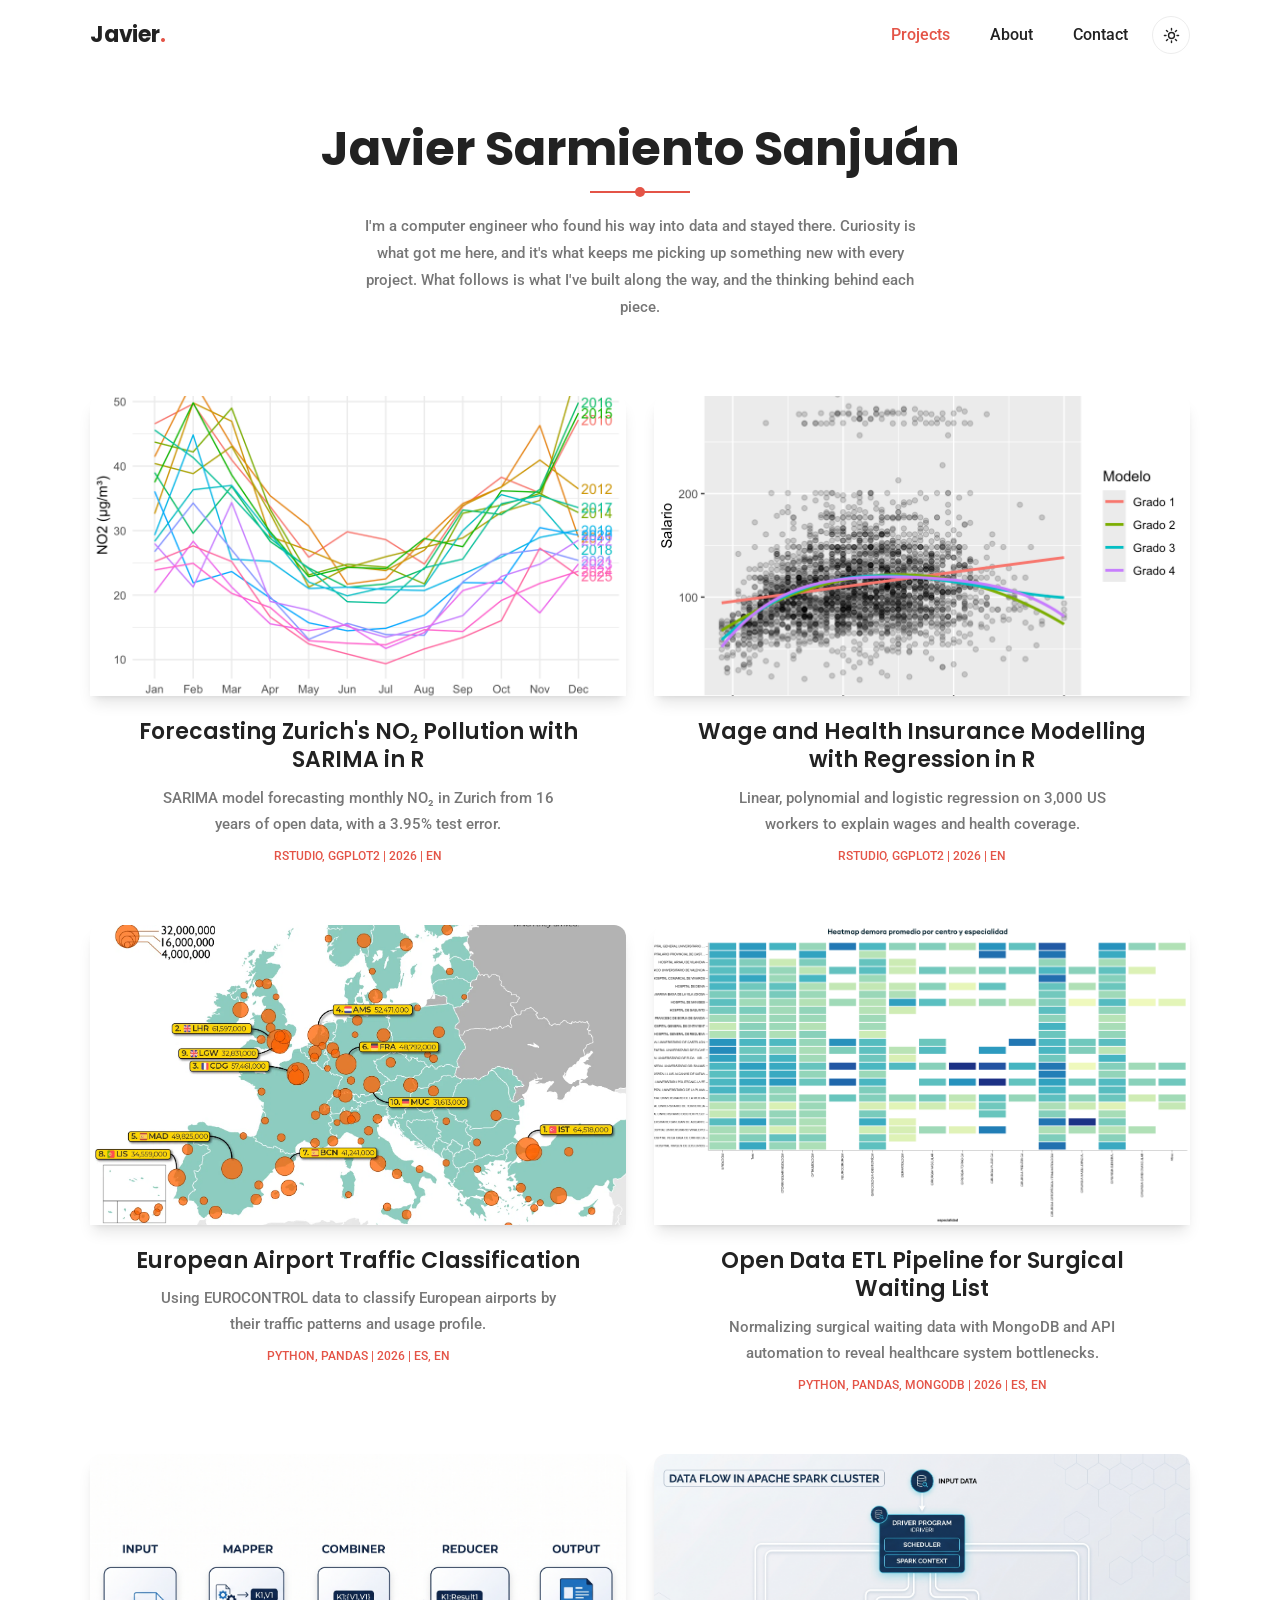
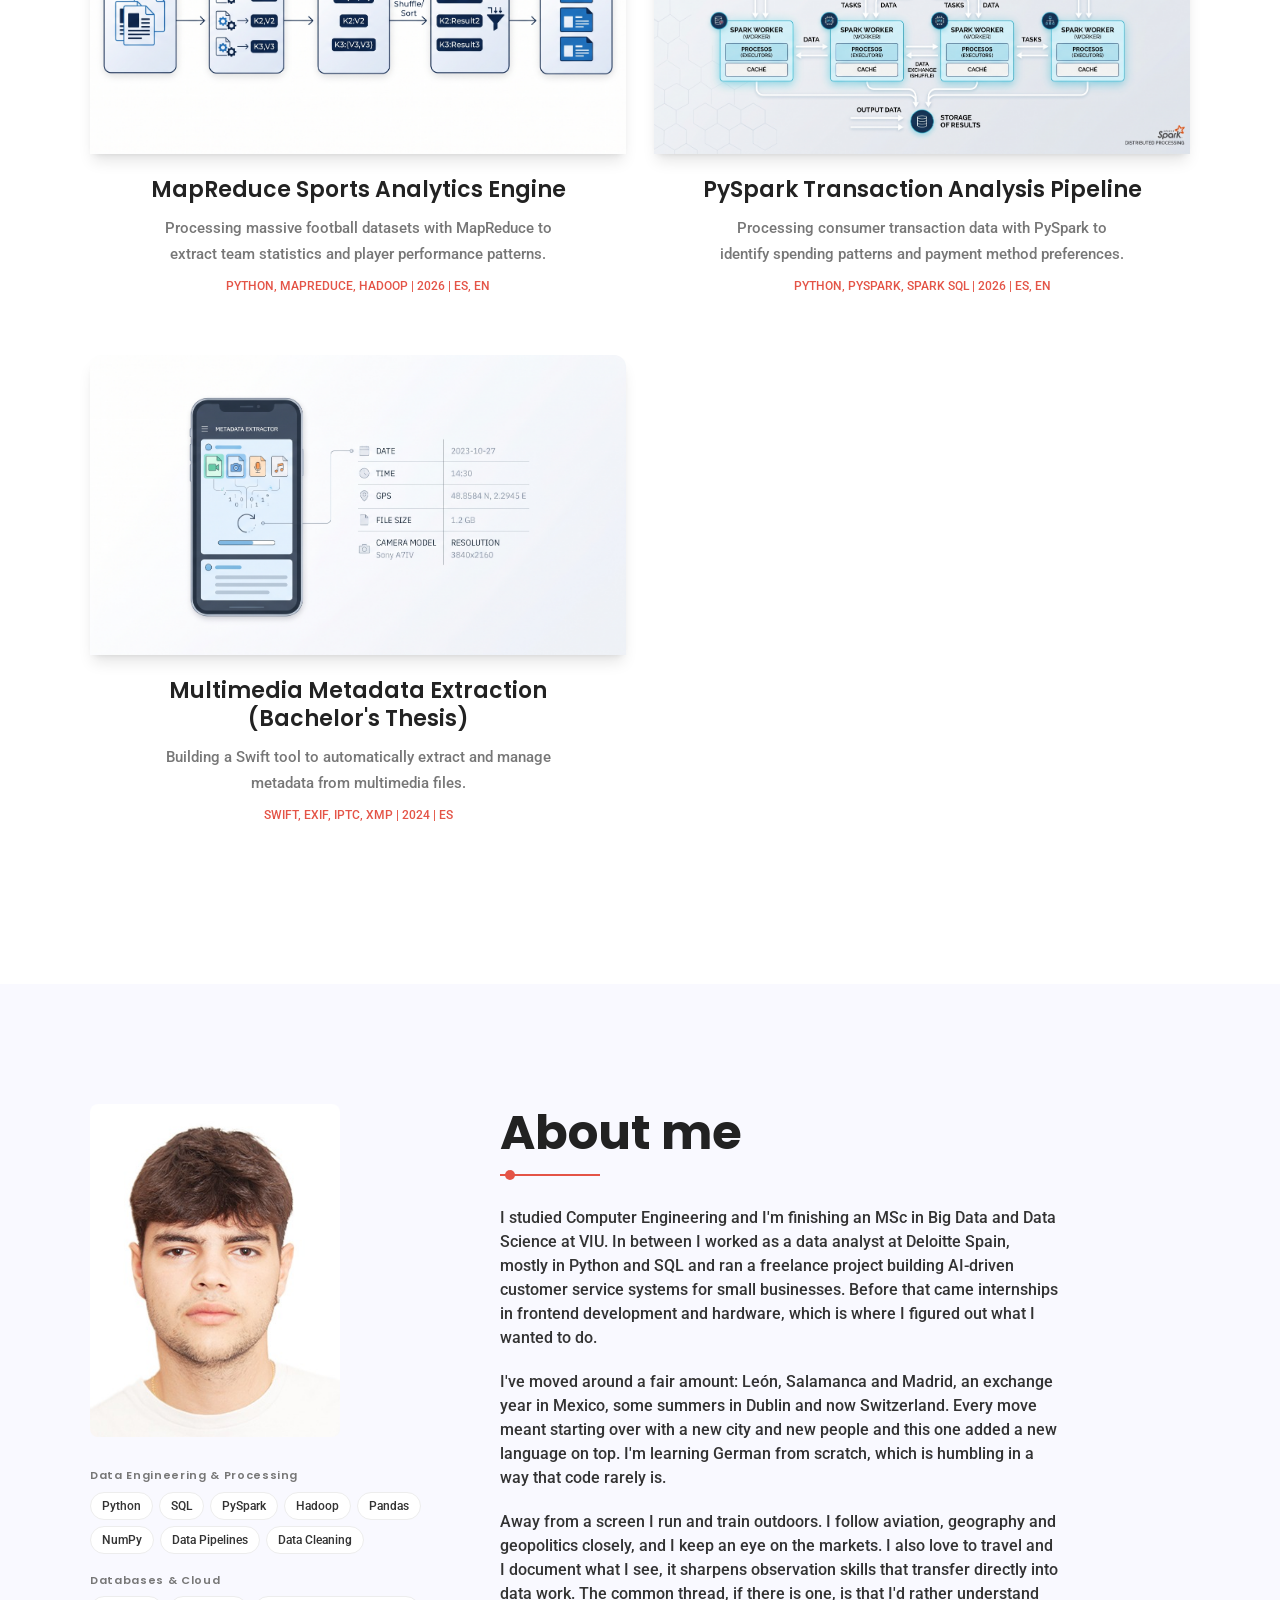
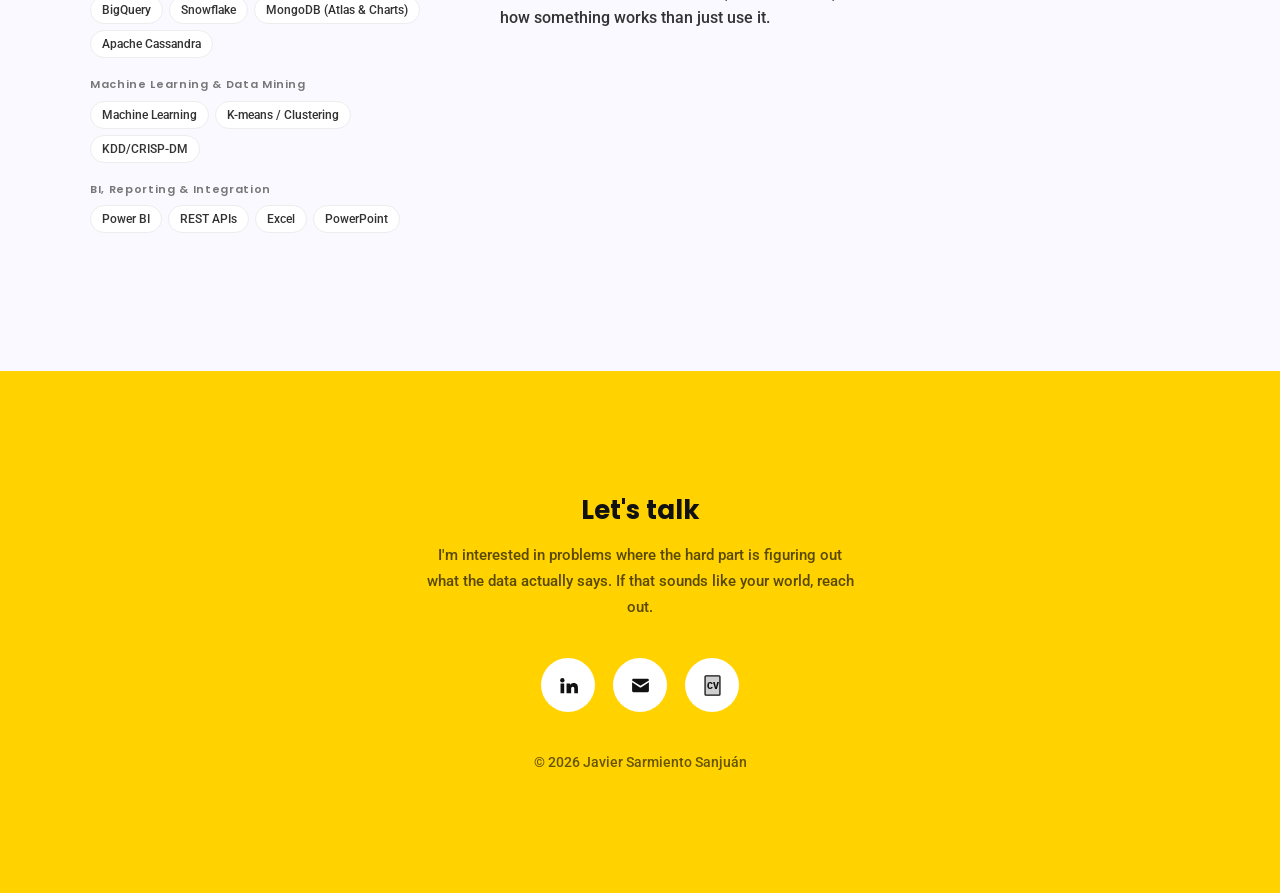
<file: index.html>
<!DOCTYPE html>
<html lang="en">

<head>
  <meta charset="utf-8">
  <meta name="viewport" content="width=device-width, initial-scale=1">
  <title>Javier Sarmiento — Portfolio</title> <!--titulo de arriba del navegador-->
  <meta name="description" content="Projects in data, machine learning and automation by Javier Sarmiento.">

  <script>
    (function () {
      try {
        var t = localStorage.getItem("theme");
        if (!t) {
          t = window.matchMedia("(prefers-color-scheme: dark)").matches ? "dark" : "light";
        }
        document.documentElement.dataset.theme = t;
      } catch (e) {
        document.documentElement.dataset.theme = "light";
      }
    })();
  </script>

  <link rel="preconnect" href="https://fonts.googleapis.com">
  <link rel="preconnect" href="https://fonts.gstatic.com" crossorigin>
  <link href="https://fonts.googleapis.com/css2?family=Poppins:wght@500;600;700&family=Roboto:wght@400;500;700&display=swap" rel="stylesheet">
  <link rel="stylesheet" href="css/style.css">
</head>

<body>

  <!-- ===== Header ===== -->
  <header class="header_area">
    <div class="main_menu">
      <nav class="container navbar">
        <a class="navbar-brand" href="index.html">Javier<span>.</span></a>

        <ul class="menu_nav"> <!--barra navegacion-->
          <li class="nav-item active"><a class="nav-link" href="#work">Projects</a></li>
          <li class="nav-item"><a class="nav-link" href="#abt-me">About</a></li>
          <li class="nav-item"><a class="nav-link" href="#contact-me">Contact</a></li>
        </ul>

        <div class="nav-actions">
          <button id="theme-toggle" class="theme-toggle" type="button" aria-label="Switch to dark mode">
            <svg class="icon-sun" viewBox="0 0 24 24" fill="none" stroke="currentColor" stroke-width="2" stroke-linecap="round" aria-hidden="true">
              <circle cx="12" cy="12" r="4.2"></circle>
              <path d="M12 2v2.2M12 19.8V22M2 12h2.2M19.8 12H22M4.9 4.9l1.6 1.6M17.5 17.5l1.6 1.6M19.1 4.9l-1.6 1.6M6.5 17.5l-1.6 1.6"></path>
            </svg>
            <svg class="icon-moon" viewBox="0 0 24 24" fill="none" stroke="currentColor" stroke-width="2" stroke-linejoin="round" aria-hidden="true">
              <path d="M20.5 14.6A8.6 8.6 0 0 1 9.4 3.5a8.6 8.6 0 1 0 11.1 11.1z"></path>
            </svg>
          </button>

          <button class="navbar-toggler" type="button" aria-label="Open menu" aria-expanded="false">
            <span class="icon-bar"></span>
            <span class="icon-bar"></span>
            <span class="icon-bar"></span>
          </button>
        </div>
      </nav>
    </div>
  </header>


  <section class="section_gap" id="work">
    <div class="container">

      <div class="main-title">
        <h1>Javier Sarmiento Sanjuán</h1>
        <p> <!--introduccion-->
          I'm a computer engineer who found his way into data and stayed there.
          Curiosity is what got me here, and it's what keeps me picking up
          something new with every project. What follows is what I've built
          along the way, and the thinking behind each piece.
        </p>
      </div>

      <!--
        PROYECTOS
      -->
      <div class="projects_grid">
        <!--plantilla para nuevos proyectos
        <a class="project_card" href="##"> nombre html
          <div class="project_cover">
            <img src="##" style="object-position: center 85%;"> src: nombre imagen || style: para ajustarla
          </div>
          <div class="project_body">
            <h3>titulo</h3>
            <p>resumen</p>
            <div class="project_meta">caracteristicas | anno | idiomas</div>
          </div>
        </a>
        -->
        <a class="project_card" href="./proyectos/8Forecasting.html">
          <div class="project_cover">
            <img src="img/forecastingPortada.png" style="object-position: center 76%;">
          </div>
          <div class="project_body">
            <h3>Forecasting Zurich's NO₂ Pollution with SARIMA in R</h3>
            <p>SARIMA model forecasting monthly NO₂ in Zurich from 16 years of open data, with a 3.95% test error.</p>
            <div class="project_meta">RStudio, ggplot2 | 2026 | EN</div>
          </div>
        </a>

        <a class="project_card" href="proyectos/7regression.html">
          <div class="project_cover">
            <img src="img/regressionPortada.png" style="object-position: center 63%;">
          </div>
          <div class="project_body">
            <h3>Wage and Health Insurance Modelling with Regression in R</h3>
            <p>Linear, polynomial and logistic regression on 3,000 US workers to explain wages and health coverage.</p>
            <div class="project_meta">RStudio, ggplot2 | 2026 | EN</div>
          </div>
        </a>

        <a class="project_card" href="proyectos/6airportClustering.html">
          <div class="project_cover">
            <img src="img/airportClusteringPortada.webp" style="object-position: center 85%;">
          </div>
          <div class="project_body">
            <h3>European Airport Traffic Classification</h3>
            <p>Using EUROCONTROL data to classify European airports by their traffic patterns and usage profile.</p>
            <div class="project_meta">Python, Pandas | 2026 | ES, EN</div>
          </div>
        </a>

        <a class="project_card" href="proyectos/5housingHealth.html">
          <div class="project_cover">
            <img src="./img/housingHealthPortada.png" style="object-position: center 90%;">
          </div>
          <div class="project_body">
            <h3>Open Data ETL Pipeline for Surgical Waiting List</h3>
            <p>Normalizing surgical waiting data with MongoDB and API automation to reveal healthcare system bottlenecks.</p>
            <div class="project_meta">Python, Pandas, MongoDB | 2026 | ES, EN</div>
          </div>
        </a>

        <a class="project_card" href="proyectos/4mapReduce.html">
          <div class="project_cover">
            <img src="./img/mapReducePortada.jpeg">
          </div>
          <div class="project_body">
            <h3>MapReduce Sports Analytics Engine</h3>
            <p>Processing massive football datasets with MapReduce to extract team statistics and player performance patterns.</p>
            <div class="project_meta">Python, MapReduce, Hadoop | 2026 | ES, EN</div>
          </div>
        </a>

        <a class="project_card" href="proyectos/3pySpark.html">
          <div class="project_cover">
            <img src="./img/pySparkPortada.jpeg">
          </div>
          <div class="project_body">
            <h3>PySpark Transaction Analysis Pipeline</h3>
            <p>Processing consumer transaction data with PySpark to identify spending patterns and payment method preferences.</p>
            <div class="project_meta">Python, PySpark, Spark SQL | 2026 | ES, EN</div>
          </div>
        </a>

        <a class="project_card" href="proyectos/2tfg.html">
          <div class="project_cover">
            <img src="./img/tfgPortada.jpeg">
          </div>
          <div class="project_body">
            <h3>Multimedia Metadata Extraction (Bachelor's Thesis)</h3>
            <p>Building a Swift tool to automatically extract and manage metadata from multimedia files.</p>
            <div class="project_meta">Swift, EXIF, IPTC, XMP | 2024 | ES</div>
          </div>
        </a>
<!-- proyecto metech
        <a class="project_card" href="proyectos/1metech.html">
          <div class="project_cover">
            <img src="img/app-swift.svg" alt="Cover image for the Swift mobile app project">
          </div>
          <div class="project_body">
            <h3>Mobile App in Swift</h3>
            <p>Short description of the project: the problem it solved and what you built.</p>
            <div class="project_meta">Swift · iOS</div>
          </div>
        </a>
-->
      </div>
    </div>
  </section>

  <!-- ===== About ===== -->
  <section class="section_gap gray-bg" id="abt-me">
    <div class="container">
      <div class="about_inner">

        <!-- left column: photo, with the skill groups underneath -->
        <div class="about-left">
          <img src="img/fotoPerfil.jpeg"> <!--foto personal-->

          <!--skills-->
          <div class="about_skills">
            <div class="skill_group">
              <h4>Data Engineering &amp; Processing</h4>
              <ul>
                <li>Python</li>
                <li>SQL</li>
                <li>PySpark</li>
                <li>Hadoop</li>
                <li>Pandas</li>
                <li>NumPy</li>
                <li>Data Pipelines</li>
                <li>Data Cleaning</li>
              </ul>
            </div>

            <div class="skill_group">
              <h4>Databases &amp; Cloud</h4>
              <ul>
                <li>BigQuery</li>
                <li>Snowflake</li>
                <li>MongoDB (Atlas & Charts)</li>
                <li>Apache Cassandra</li>
              </ul>
            </div>

            <div class="skill_group">
              <h4>Machine Learning &amp; Data Mining</h4>
              <ul>
                <li>Machine Learning</li>
                <li>K-means / Clustering</li>
                <li>KDD/CRISP-DM</li>
              </ul>
            </div>

            <div class="skill_group">
              <h4>BI, Reporting &amp; Integration</h4>
              <ul>
                <li>Power BI</li>
                <li>REST APIs</li>
                <li>Excel</li>
                <li>PowerPoint</li>
              </ul>
            </div>

          </div>
        </div>

        <!-- right column: the three paragraphs -->
        <div class="about-right">
          <div class="main-title text-left">
            <h1>About me</h1>
          </div>
            <!--sobre mi-->
          <p>
            I studied Computer Engineering and I'm finishing an MSc in Big Data
            and Data Science at VIU. In between I worked as a data analyst at
            Deloitte Spain, mostly in Python and SQL and ran a freelance project
            building AI-driven customer service systems for small businesses.
            Before that came internships in frontend development and hardware,
            which is where I figured out what I wanted to do.
          </p>

          <p>
            I've moved around a fair amount: León, Salamanca and Madrid, an
            exchange year in Mexico, some summers in Dublin and now Switzerland.
            Every move meant starting over with a new city and new people and
            this one added a new language on top. I'm learning German from
            scratch, which is humbling in a way that code rarely is.
          </p>

          <p>
            Away from a screen I run and train outdoors. I follow aviation,
            geography and geopolitics closely, and I keep an eye on the markets.
            I also love to travel and I document what I see, it sharpens observation
            skills that transfer directly into data work. The common thread, if
            there is one, is that I'd rather understand how something works than
            just use it.
          </p>
        </div>

      </div>
    </div>
  </section>

  <!-- ===== Contact ===== -->
  <footer class="section_gap footer_area" id="contact-me">
    <div class="container">
      <aside class="social_widget">
        <h4>Let's talk</h4>
        <p class="footer_lead"> <!--frase final-->
          I'm interested in problems where the hard part is figuring out what
          the data actually says. If that sounds like your world, reach out.
        </p>

        <ul class="list">
          <!-- LinkedIn -->
          <li>
            <a href="https://www.linkedin.com/in/javier-sarmiento-sanju%C3%A1n-60483727b/" target="_blank" rel="noopener" aria-label="LinkedIn profile" title="LinkedIn">
              <svg viewBox="0 0 24 24" fill="currentColor" aria-hidden="true">
                <path d="M4.98 3.5a2.5 2.5 0 1 0 0 5 2.5 2.5 0 0 0 0-5z"></path>
                <path d="M2.9 9.75h4.2v11.1H2.9z"></path>
                <path d="M9.75 9.75h4.02v1.52h.06a4.42 4.42 0 0 1 3.96-2.05c4.23 0 5.01 2.66 5.01 6.12v5.51h-4.19v-4.89c0-1.17-.02-2.67-1.66-2.67-1.66 0-1.92 1.27-1.92 2.59v4.97H9.75z"></path>
              </svg>
            </a>
          </li>

          <!-- Email -->
          <li>
            <a href="mailto:javiersarmientosj@gmail.com" aria-label="Send me an email" title="Email">
              <svg viewBox="0 0 24 24" fill="currentColor" aria-hidden="true">
                <path d="M2.4 5.9c0-.9.7-1.6 1.6-1.6h16c.9 0 1.6.7 1.6 1.6v.3L12 12.3 2.4 6.2z"></path>
                <path d="M2.4 8.4v9.7c0 .9.7 1.6 1.6 1.6h16c.9 0 1.6-.7 1.6-1.6V8.4l-9.1 5.8a1 1 0 0 1-1.1 0z"></path>
              </svg>
            </a>
          </li>

          <!-- CV download -->
          <li>
            <a href="info/JavierSarmiento_CV_ch.pdf" download aria-label="Download my CV" title="Download CV">
              <svg viewBox="0 0 24 24" fill="currentColor" aria-hidden="true">
                <rect x="3.5" y="1" width="17" height="22" rx="1" fill="currentColor" opacity="0.2"></rect>
                <rect x="3.5" y="1" width="17" height="22" rx="1" fill="none" stroke="currentColor" stroke-width="1.5"></rect>
                <text x="12" y="13.5" font-size="10" font-weight="900" text-anchor="middle" dominant-baseline="middle" fill="currentColor">CV</text>
              </svg>
            </a>
          </li>


        </ul>
      </aside>

      <div class="copyright">
        <p>© 2026 Javier Sarmiento Sanjuán</p>
      </div>
    </div>
  </footer>

  <script src="js/main.js"></script>
</body>

</html>
</file>
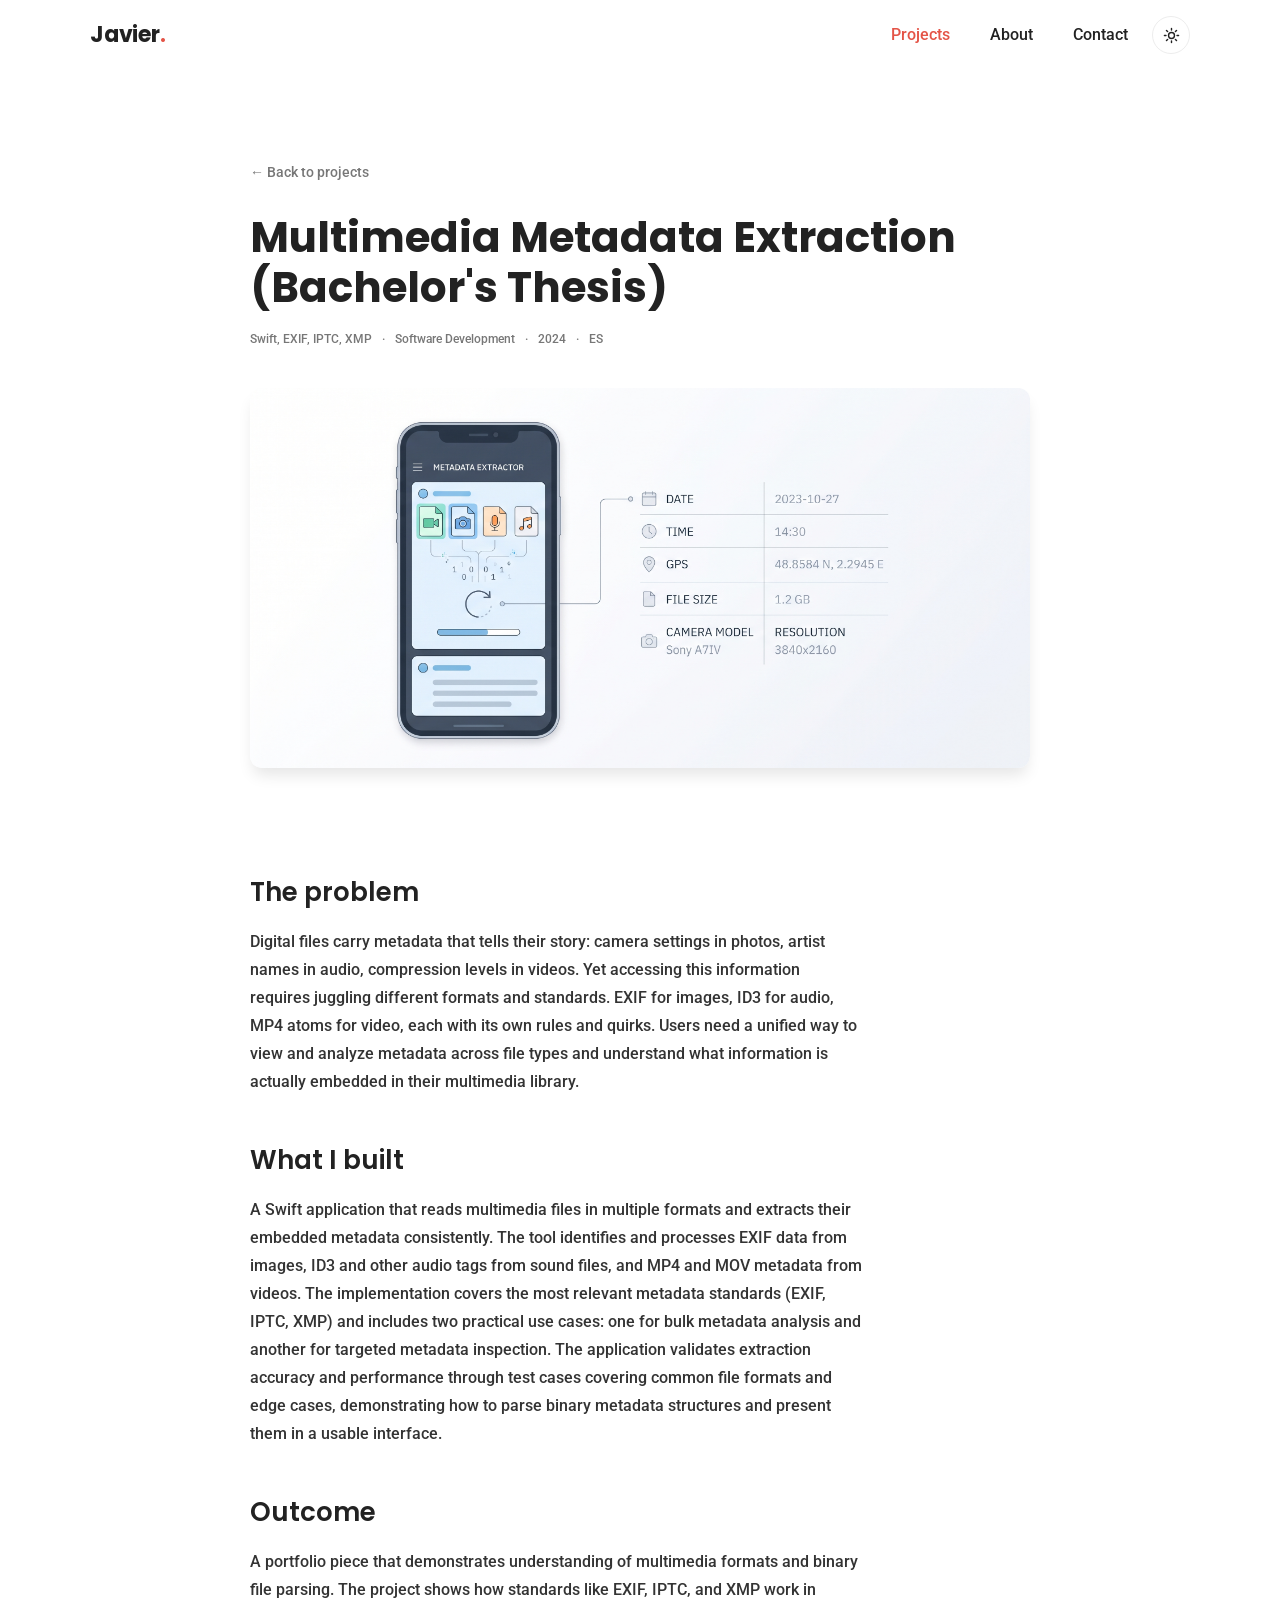
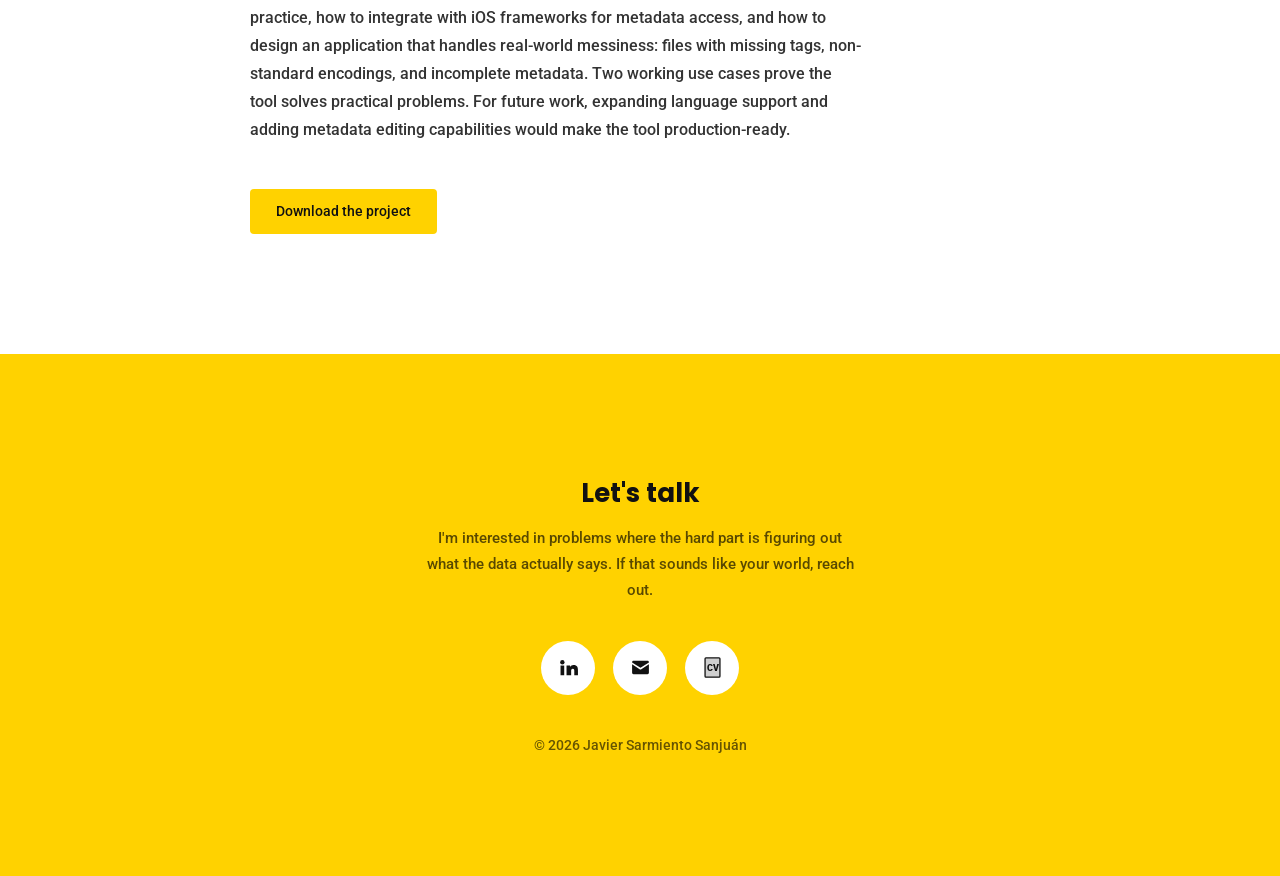
<file: proyectos/2tfg.html>
<!DOCTYPE html>
<html lang="en">

<head>
  <meta charset="utf-8">
  <meta name="viewport" content="width=device-width, initial-scale=1">
  <title>Multimedia Metadata Extraction (Bachelor's Thesis)</title>
  <meta name="description" content="An end-to-end Mask R-CNN implementation in PyTorch over COCO.">

  <script>
    (function () {
      try {
        var t = localStorage.getItem("theme");
        if (!t) {
          t = window.matchMedia("(prefers-color-scheme: dark)").matches ? "dark" : "light";
        }
        document.documentElement.dataset.theme = t;
      } catch (e) {
        document.documentElement.dataset.theme = "light";
      }
    })();
  </script>

  <link rel="preconnect" href="https://fonts.googleapis.com">
  <link rel="preconnect" href="https://fonts.gstatic.com" crossorigin>
  <link href="https://fonts.googleapis.com/css2?family=Poppins:wght@500;600;700&family=Roboto:wght@400;500;700&display=swap" rel="stylesheet">
  <link rel="stylesheet" href="../css/style.css">
</head>

<body>
  <header class="header_area">
    <div class="main_menu">
      <nav class="container navbar">
        <a class="navbar-brand" href="../index.html">Javier<span>.</span></a>

        <ul class="menu_nav">
          <li class="nav-item active"><a class="nav-link" href="../index.html#work">Projects</a></li>
          <li class="nav-item"><a class="nav-link" href="../index.html#abt-me">About</a></li>
          <li class="nav-item"><a class="nav-link" href="../index.html#contact-me">Contact</a></li>
        </ul>

        <div class="nav-actions">
          <button id="theme-toggle" class="theme-toggle" type="button" aria-label="Switch to dark mode">
            <svg class="icon-sun" viewBox="0 0 24 24" fill="none" stroke="currentColor" stroke-width="2" stroke-linecap="round" aria-hidden="true">
              <circle cx="12" cy="12" r="4.2"></circle>
              <path d="M12 2v2.2M12 19.8V22M2 12h2.2M19.8 12H22M4.9 4.9l1.6 1.6M17.5 17.5l1.6 1.6M19.1 4.9l-1.6 1.6M6.5 17.5l-1.6 1.6"></path>
            </svg>
            <svg class="icon-moon" viewBox="0 0 24 24" fill="none" stroke="currentColor" stroke-width="2" stroke-linejoin="round" aria-hidden="true">
              <path d="M20.5 14.6A8.6 8.6 0 0 1 9.4 3.5a8.6 8.6 0 1 0 11.1 11.1z"></path>
            </svg>
          </button>

          <button class="navbar-toggler" type="button" aria-label="Open menu" aria-expanded="false">
            <span class="icon-bar"></span>
            <span class="icon-bar"></span>
            <span class="icon-bar"></span>
          </button>
        </div>
      </nav>
    </div>
  </header>

  <section class="project_hero">
    <div class="container container--narrow">
      <a class="back_link" href="../index.html#work">&larr; Back to projects</a>
      <h1>Multimedia Metadata Extraction (Bachelor's Thesis)</h1>
      <ul class="project_tags">
        <li>Swift, EXIF, IPTC, XMP</li>
        <li>Software Development</li>
        <li>2024</li>
        <li>ES</li>
      </ul>
      <div class="project_cover_lg">
        <img src="../img/tfgPortada.jpeg">
      </div>
    </div>
  </section>

  <section class="section_gap">
    <div class="container container--narrow project_content">
      <h2>The problem</h2>
      <p> 
        Digital files carry metadata that tells their story: camera settings in photos, artist names in audio, compression levels in videos. Yet accessing this information requires juggling different formats and standards. EXIF for images, ID3 for audio, MP4 atoms for video, each with its own rules and quirks. Users need a unified way to view and analyze metadata across file types and understand what information is actually embedded in their multimedia library.
      </p>

      <h2>What I built</h2>
      <p>
        A Swift application that reads multimedia files in multiple formats and extracts their embedded metadata consistently. The tool identifies and processes EXIF data from images, ID3 and other audio tags from sound files, and MP4 and MOV metadata from videos. The implementation covers the most relevant metadata standards (EXIF, IPTC, XMP) and includes two practical use cases: one for bulk metadata analysis and another for targeted metadata inspection. The application validates extraction accuracy and performance through test cases covering common file formats and edge cases, demonstrating how to parse binary metadata structures and present them in a usable interface.
      </p>

      <h2>Outcome</h2>
      <p>
        A portfolio piece that demonstrates understanding of multimedia formats and binary file parsing. The project shows how standards like EXIF, IPTC, and XMP work in practice, how to integrate with iOS frameworks for metadata access, and how to design an application that handles real-world messiness: files with missing tags, non-standard encodings, and incomplete metadata. Two working use cases prove the tool solves practical problems. For future work, expanding language support and adding metadata editing capabilities would make the tool production-ready.
      </p>
      <!--para poner una foto
      <div >
        <img src="../img/airportClustering3.png">
      </div>
      -->
      <div class="project_links">
        <a class="btn" href="../proyectos/descargas/tfg.pdf" download>Download the project</a>
      </div>
    </div>
  </section>

  <footer class="section_gap footer_area" id="contact-me">
    <div class="container">
      <aside class="social_widget">
        <h4>Let's talk</h4>
        <p class="footer_lead">
          I'm interested in problems where the hard part is figuring out what
          the data actually says. If that sounds like your world, reach out.
        </p>

        <ul class="list">
          <li>
            <a href="https://www.linkedin.com/in/javier-sarmiento-sanju%C3%A1n-60483727b/" target="_blank" rel="noopener" aria-label="LinkedIn profile" title="LinkedIn">
              <svg viewBox="0 0 24 24" fill="currentColor" aria-hidden="true">
                <path d="M4.98 3.5a2.5 2.5 0 1 0 0 5 2.5 2.5 0 0 0 0-5z"></path>
                <path d="M2.9 9.75h4.2v11.1H2.9z"></path>
                <path d="M9.75 9.75h4.02v1.52h.06a4.42 4.42 0 0 1 3.96-2.05c4.23 0 5.01 2.66 5.01 6.12v5.51h-4.19v-4.89c0-1.17-.02-2.67-1.66-2.67-1.66 0-1.92 1.27-1.92 2.59v4.97H9.75z"></path>
              </svg>
            </a>
          </li>
          <li>
            <a href="mailto:javiersarmientosj@gmail.com" aria-label="Send me an email" title="Email">
              <svg viewBox="0 0 24 24" fill="currentColor" aria-hidden="true">
                <path d="M2.4 5.9c0-.9.7-1.6 1.6-1.6h16c.9 0 1.6.7 1.6 1.6v.3L12 12.3 2.4 6.2z"></path>
                <path d="M2.4 8.4v9.7c0 .9.7 1.6 1.6 1.6h16c.9 0 1.6-.7 1.6-1.6V8.4l-9.1 5.8a1 1 0 0 1-1.1 0z"></path>
              </svg>
            </a>
          </li>
          <li>
            <a href="../info/JavierSarmiento_CV_ch.pdf" download aria-label="Download my CV" title="Download CV">
              <svg viewBox="0 0 24 24" fill="currentColor" aria-hidden="true">
                <rect x="3.5" y="1" width="17" height="22" rx="1" fill="currentColor" opacity="0.2"></rect>
                <rect x="3.5" y="1" width="17" height="22" rx="1" fill="none" stroke="currentColor" stroke-width="1.5"></rect>
                <text x="12" y="13.5" font-size="10" font-weight="900" text-anchor="middle" dominant-baseline="middle" fill="currentColor">CV</text>
              </svg>
            </a>
          </li>
        </ul>
      </aside>

      <div class="copyright">
        <p>&copy; 2026 Javier Sarmiento Sanjuán</p>
      </div>
    </div>
  </footer>

  <script src="../js/main.js"></script>
</body>

</html>
</file>
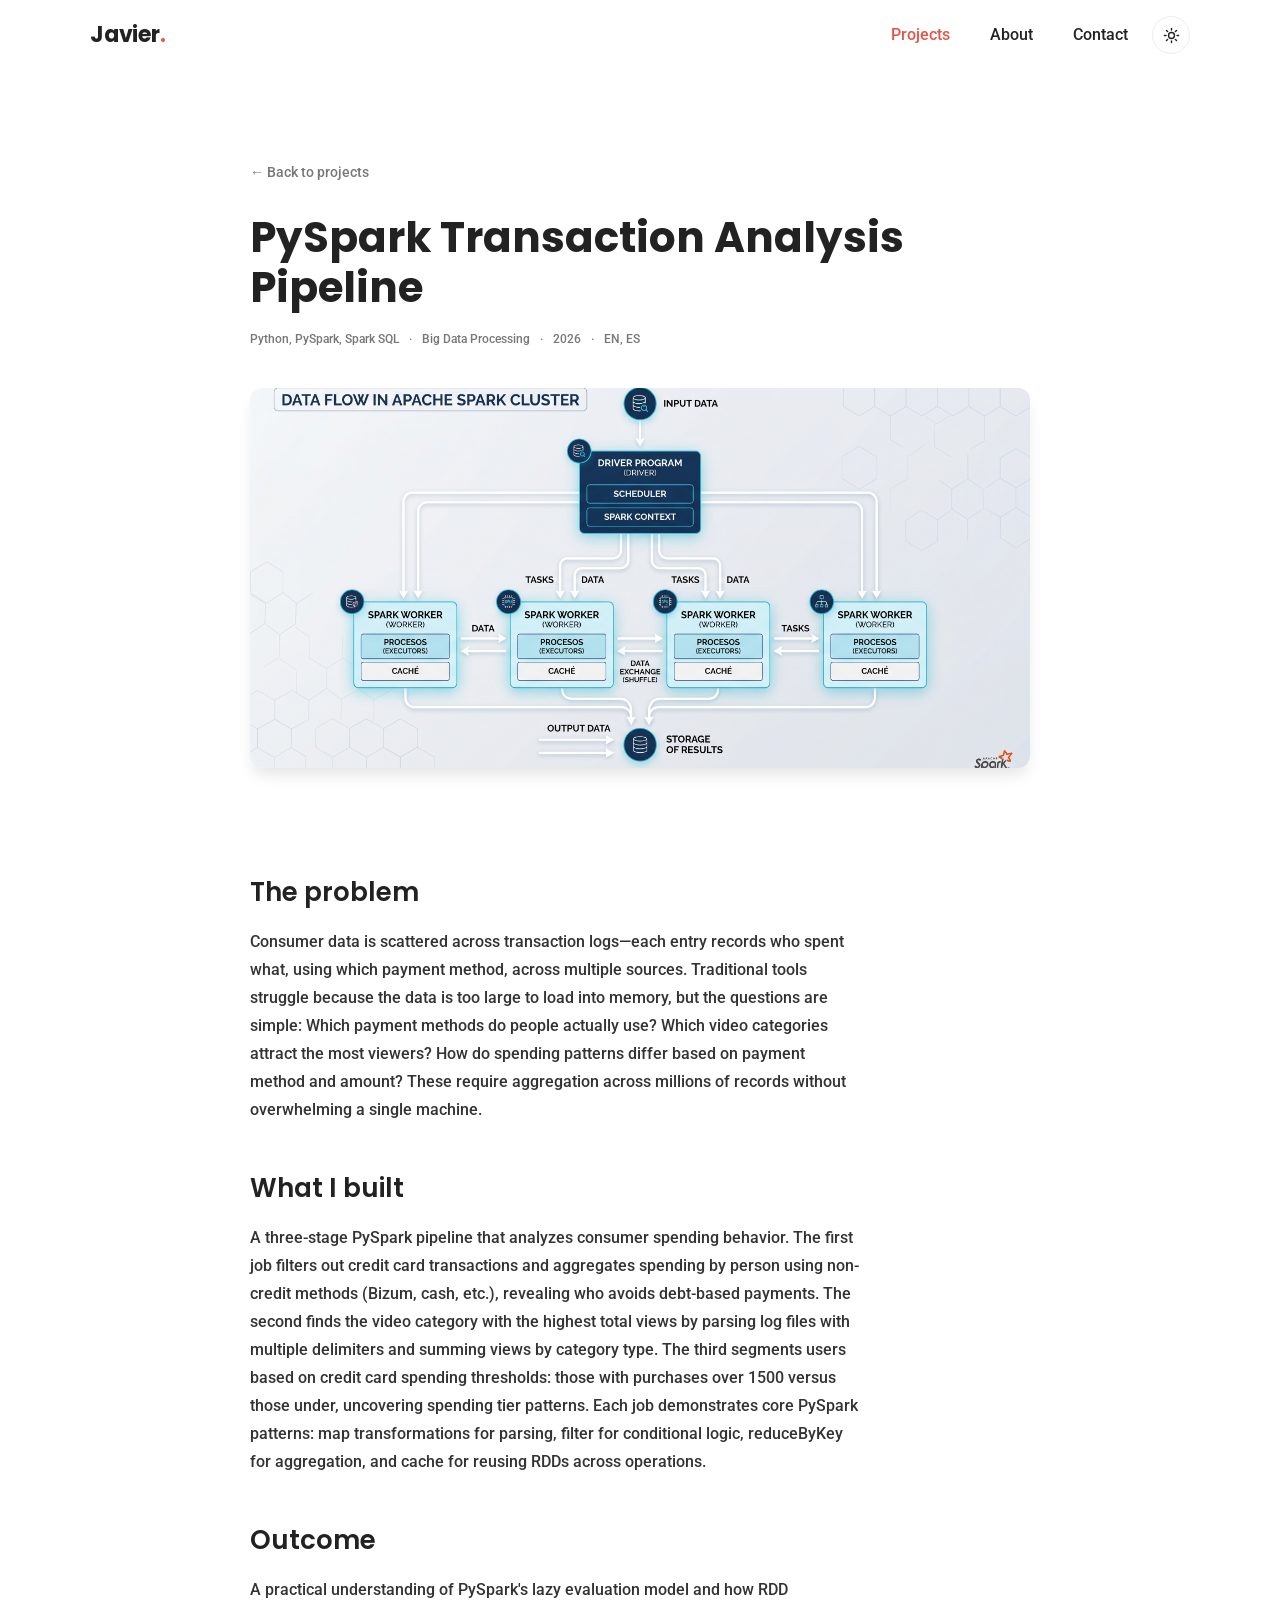
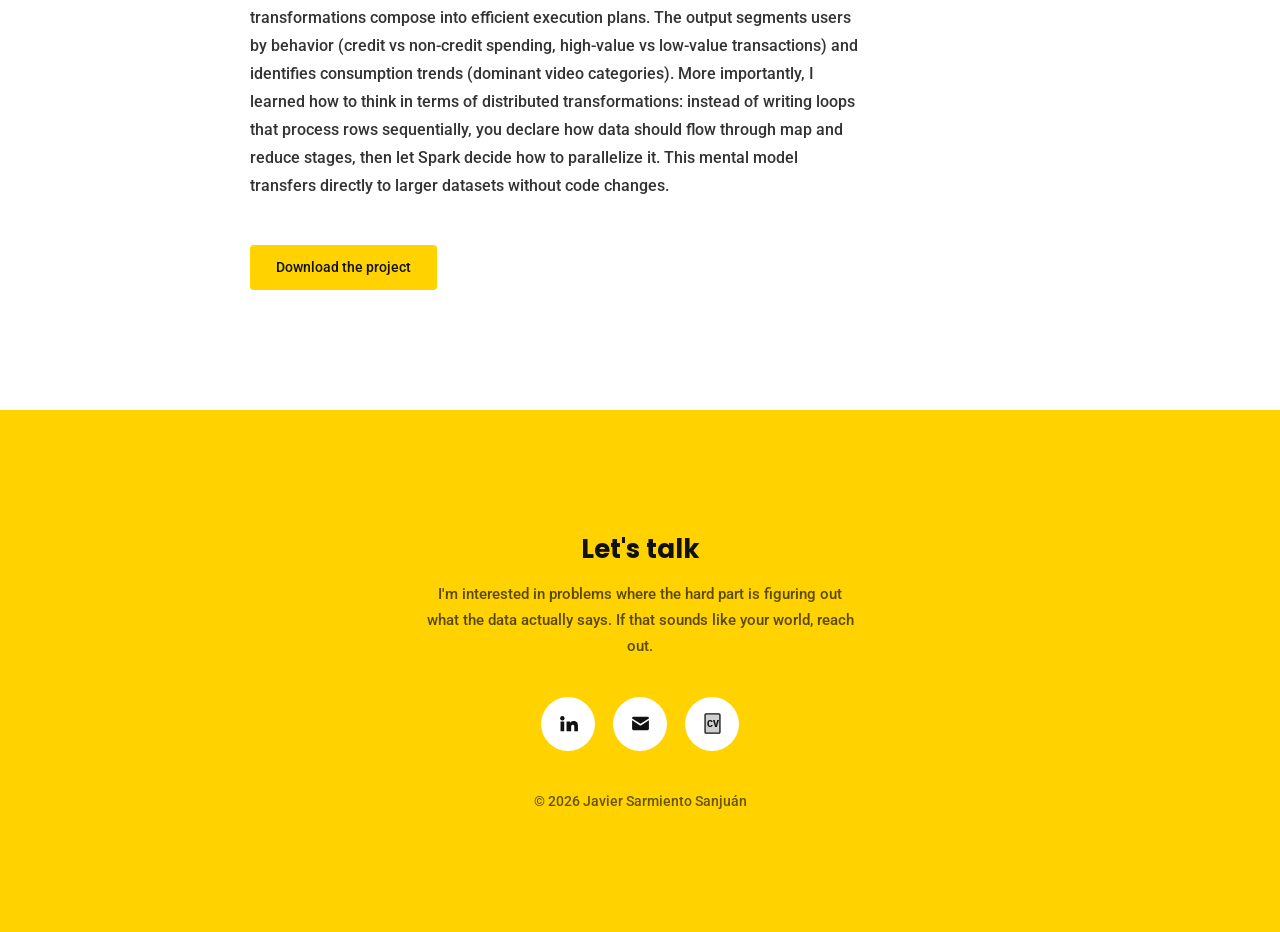
<file: proyectos/3pySpark.html>
<!DOCTYPE html>
<html lang="en">

<head>
  <meta charset="utf-8">
  <meta name="viewport" content="width=device-width, initial-scale=1">
  <title>PySpark Transaction Analysis Pipeline</title>
  <meta name="description" content="An end-to-end Mask R-CNN implementation in PyTorch over COCO.">

  <script>
    (function () {
      try {
        var t = localStorage.getItem("theme");
        if (!t) {
          t = window.matchMedia("(prefers-color-scheme: dark)").matches ? "dark" : "light";
        }
        document.documentElement.dataset.theme = t;
      } catch (e) {
        document.documentElement.dataset.theme = "light";
      }
    })();
  </script>

  <link rel="preconnect" href="https://fonts.googleapis.com">
  <link rel="preconnect" href="https://fonts.gstatic.com" crossorigin>
  <link href="https://fonts.googleapis.com/css2?family=Poppins:wght@500;600;700&family=Roboto:wght@400;500;700&display=swap" rel="stylesheet">
  <link rel="stylesheet" href="../css/style.css">
</head>

<body>
  <header class="header_area">
    <div class="main_menu">
      <nav class="container navbar">
        <a class="navbar-brand" href="../index.html">Javier<span>.</span></a>

        <ul class="menu_nav">
          <li class="nav-item active"><a class="nav-link" href="../index.html#work">Projects</a></li>
          <li class="nav-item"><a class="nav-link" href="../index.html#abt-me">About</a></li>
          <li class="nav-item"><a class="nav-link" href="../index.html#contact-me">Contact</a></li>
        </ul>

        <div class="nav-actions">
          <button id="theme-toggle" class="theme-toggle" type="button" aria-label="Switch to dark mode">
            <svg class="icon-sun" viewBox="0 0 24 24" fill="none" stroke="currentColor" stroke-width="2" stroke-linecap="round" aria-hidden="true">
              <circle cx="12" cy="12" r="4.2"></circle>
              <path d="M12 2v2.2M12 19.8V22M2 12h2.2M19.8 12H22M4.9 4.9l1.6 1.6M17.5 17.5l1.6 1.6M19.1 4.9l-1.6 1.6M6.5 17.5l-1.6 1.6"></path>
            </svg>
            <svg class="icon-moon" viewBox="0 0 24 24" fill="none" stroke="currentColor" stroke-width="2" stroke-linejoin="round" aria-hidden="true">
              <path d="M20.5 14.6A8.6 8.6 0 0 1 9.4 3.5a8.6 8.6 0 1 0 11.1 11.1z"></path>
            </svg>
          </button>

          <button class="navbar-toggler" type="button" aria-label="Open menu" aria-expanded="false">
            <span class="icon-bar"></span>
            <span class="icon-bar"></span>
            <span class="icon-bar"></span>
          </button>
        </div>
      </nav>
    </div>
  </header>

  <section class="project_hero">
    <div class="container container--narrow">
      <a class="back_link" href="../index.html#work">&larr; Back to projects</a>
      <h1>PySpark Transaction Analysis Pipeline</h1>
      <ul class="project_tags">
        <li>Python, PySpark, Spark SQL</li>
        <li>Big Data Processing</li>
        <li>2026</li>
        <li>EN, ES</li>
      </ul>
      <div class="project_cover_lg">
        <img src="../img/pySparkPortada.jpeg">
      </div>
    </div>
  </section>

  <section class="section_gap">
    <div class="container container--narrow project_content">
      <h2>The problem</h2>
      <p> 
        Consumer data is scattered across transaction logs—each entry records who spent what, using which payment method, across multiple sources. Traditional tools struggle because the data is too large to load into memory, but the questions are simple: Which payment methods do people actually use? Which video categories attract the most viewers? How do spending patterns differ based on payment method and amount? These require aggregation across millions of records without overwhelming a single machine.
      </p>

      <h2>What I built</h2>
      <p>
        A three-stage PySpark pipeline that analyzes consumer spending behavior. The first job filters out credit card transactions and aggregates spending by person using non-credit methods (Bizum, cash, etc.), revealing who avoids debt-based payments. The second finds the video category with the highest total views by parsing log files with multiple delimiters and summing views by category type. The third segments users based on credit card spending thresholds: those with purchases over 1500 versus those under, uncovering spending tier patterns. Each job demonstrates core PySpark patterns: map transformations for parsing, filter for conditional logic, reduceByKey for aggregation, and cache for reusing RDDs across operations.
      </p>

      <h2>Outcome</h2>
      <p>
        A practical understanding of PySpark's lazy evaluation model and how RDD transformations compose into efficient execution plans. The output segments users by behavior (credit vs non-credit spending, high-value vs low-value transactions) and identifies consumption trends (dominant video categories). More importantly, I learned how to think in terms of distributed transformations: instead of writing loops that process rows sequentially, you declare how data should flow through map and reduce stages, then let Spark decide how to parallelize it. This mental model transfers directly to larger datasets without code changes.
      </p>
      <!--para poner una foto
      <div >
        <img src="../img/airportClustering3.png">
      </div>
      -->
      <div class="project_links">
        <a class="btn" href="../proyectos/descargas/pySpark.zip" download>Download the project</a>
      </div>
    </div>
  </section>

  <footer class="section_gap footer_area" id="contact-me">
    <div class="container">
      <aside class="social_widget">
        <h4>Let's talk</h4>
        <p class="footer_lead">
          I'm interested in problems where the hard part is figuring out what
          the data actually says. If that sounds like your world, reach out.
        </p>

        <ul class="list">
          <li>
            <a href="https://www.linkedin.com/in/javier-sarmiento-sanju%C3%A1n-60483727b/" target="_blank" rel="noopener" aria-label="LinkedIn profile" title="LinkedIn">
              <svg viewBox="0 0 24 24" fill="currentColor" aria-hidden="true">
                <path d="M4.98 3.5a2.5 2.5 0 1 0 0 5 2.5 2.5 0 0 0 0-5z"></path>
                <path d="M2.9 9.75h4.2v11.1H2.9z"></path>
                <path d="M9.75 9.75h4.02v1.52h.06a4.42 4.42 0 0 1 3.96-2.05c4.23 0 5.01 2.66 5.01 6.12v5.51h-4.19v-4.89c0-1.17-.02-2.67-1.66-2.67-1.66 0-1.92 1.27-1.92 2.59v4.97H9.75z"></path>
              </svg>
            </a>
          </li>
          <li>
            <a href="mailto:javiersarmientosj@gmail.com" aria-label="Send me an email" title="Email">
              <svg viewBox="0 0 24 24" fill="currentColor" aria-hidden="true">
                <path d="M2.4 5.9c0-.9.7-1.6 1.6-1.6h16c.9 0 1.6.7 1.6 1.6v.3L12 12.3 2.4 6.2z"></path>
                <path d="M2.4 8.4v9.7c0 .9.7 1.6 1.6 1.6h16c.9 0 1.6-.7 1.6-1.6V8.4l-9.1 5.8a1 1 0 0 1-1.1 0z"></path>
              </svg>
            </a>
          </li>
          <li>
            <a href="../info/JavierSarmiento_CV_ch.pdf" download aria-label="Download my CV" title="Download CV">
              <svg viewBox="0 0 24 24" fill="currentColor" aria-hidden="true">
                <rect x="3.5" y="1" width="17" height="22" rx="1" fill="currentColor" opacity="0.2"></rect>
                <rect x="3.5" y="1" width="17" height="22" rx="1" fill="none" stroke="currentColor" stroke-width="1.5"></rect>
                <text x="12" y="13.5" font-size="10" font-weight="900" text-anchor="middle" dominant-baseline="middle" fill="currentColor">CV</text>
              </svg>
            </a>
          </li>
        </ul>
      </aside>

      <div class="copyright">
        <p>&copy; 2026 Javier Sarmiento Sanjuán</p>
      </div>
    </div>
  </footer>

  <script src="../js/main.js"></script>
</body>

</html>
</file>
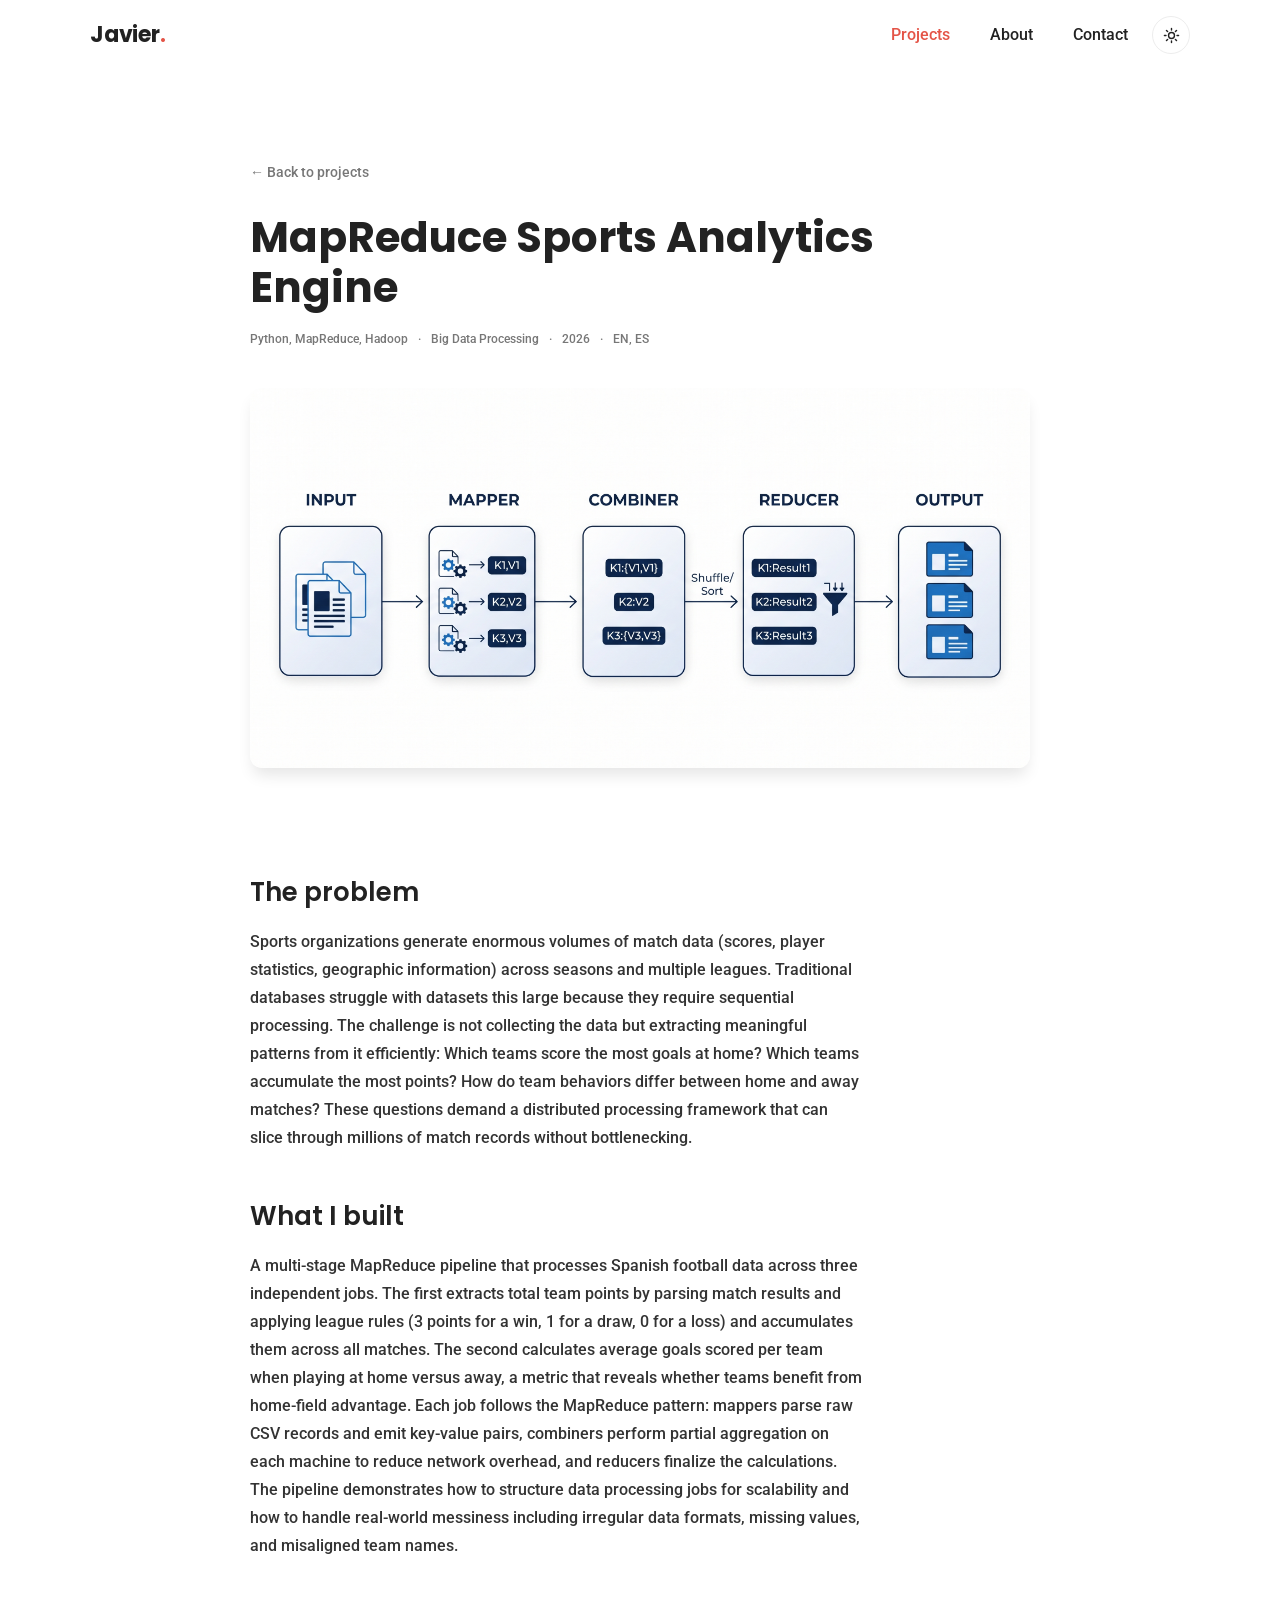
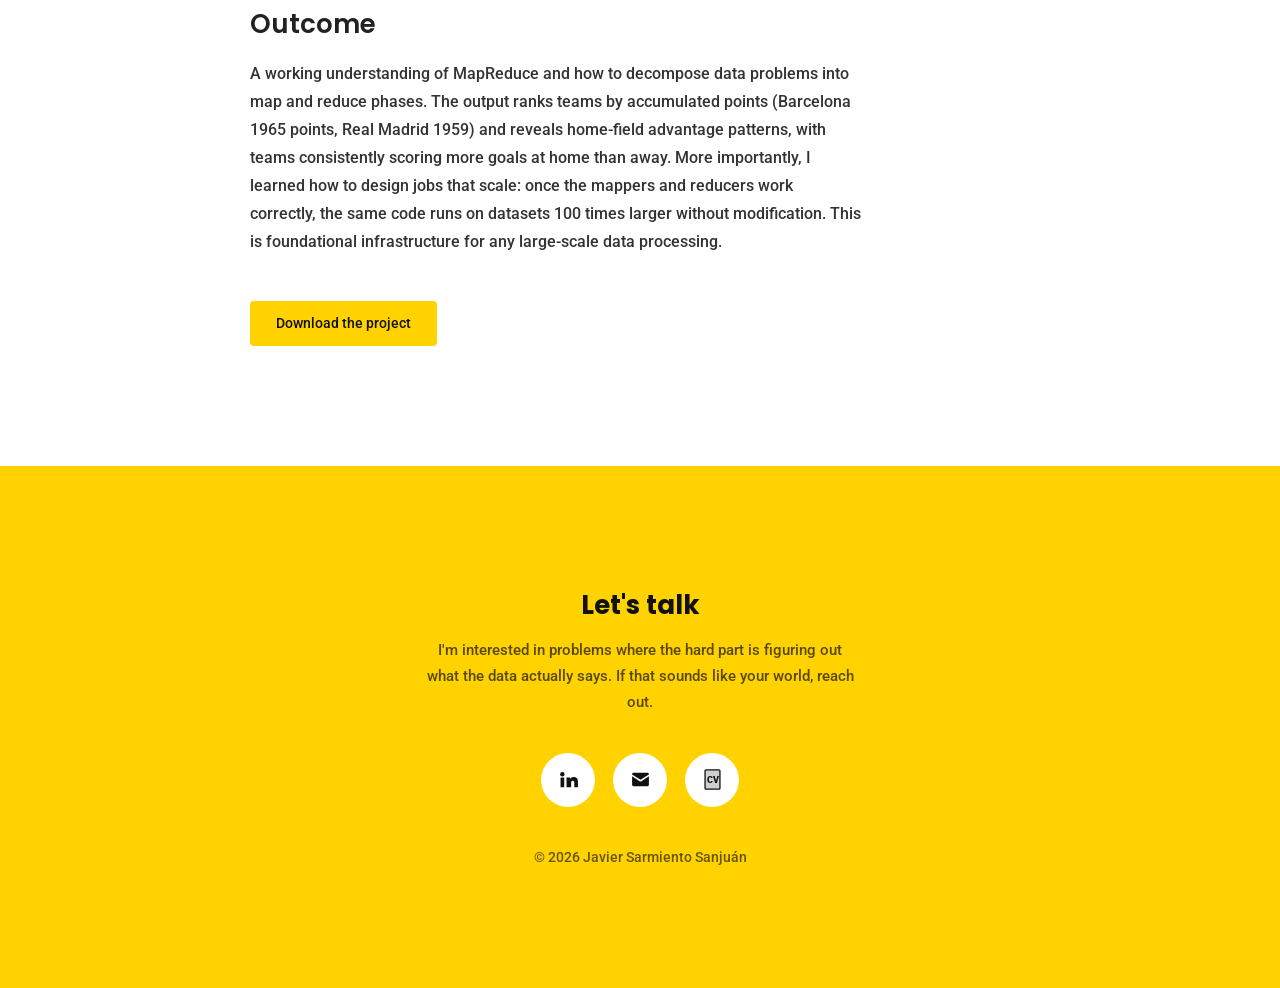
<file: proyectos/4mapReduce.html>
<!DOCTYPE html>
<html lang="en">

<head>
  <meta charset="utf-8">
  <meta name="viewport" content="width=device-width, initial-scale=1">
  <title>MapReduce Sports Analytics Engine</title>
  <meta name="description" content="An end-to-end Mask R-CNN implementation in PyTorch over COCO.">

  <script>
    (function () {
      try {
        var t = localStorage.getItem("theme");
        if (!t) {
          t = window.matchMedia("(prefers-color-scheme: dark)").matches ? "dark" : "light";
        }
        document.documentElement.dataset.theme = t;
      } catch (e) {
        document.documentElement.dataset.theme = "light";
      }
    })();
  </script>

  <link rel="preconnect" href="https://fonts.googleapis.com">
  <link rel="preconnect" href="https://fonts.gstatic.com" crossorigin>
  <link href="https://fonts.googleapis.com/css2?family=Poppins:wght@500;600;700&family=Roboto:wght@400;500;700&display=swap" rel="stylesheet">
  <link rel="stylesheet" href="../css/style.css">
</head>

<body>
  <header class="header_area">
    <div class="main_menu">
      <nav class="container navbar">
        <a class="navbar-brand" href="../index.html">Javier<span>.</span></a>

        <ul class="menu_nav">
          <li class="nav-item active"><a class="nav-link" href="../index.html#work">Projects</a></li>
          <li class="nav-item"><a class="nav-link" href="../index.html#abt-me">About</a></li>
          <li class="nav-item"><a class="nav-link" href="../index.html#contact-me">Contact</a></li>
        </ul>

        <div class="nav-actions">
          <button id="theme-toggle" class="theme-toggle" type="button" aria-label="Switch to dark mode">
            <svg class="icon-sun" viewBox="0 0 24 24" fill="none" stroke="currentColor" stroke-width="2" stroke-linecap="round" aria-hidden="true">
              <circle cx="12" cy="12" r="4.2"></circle>
              <path d="M12 2v2.2M12 19.8V22M2 12h2.2M19.8 12H22M4.9 4.9l1.6 1.6M17.5 17.5l1.6 1.6M19.1 4.9l-1.6 1.6M6.5 17.5l-1.6 1.6"></path>
            </svg>
            <svg class="icon-moon" viewBox="0 0 24 24" fill="none" stroke="currentColor" stroke-width="2" stroke-linejoin="round" aria-hidden="true">
              <path d="M20.5 14.6A8.6 8.6 0 0 1 9.4 3.5a8.6 8.6 0 1 0 11.1 11.1z"></path>
            </svg>
          </button>

          <button class="navbar-toggler" type="button" aria-label="Open menu" aria-expanded="false">
            <span class="icon-bar"></span>
            <span class="icon-bar"></span>
            <span class="icon-bar"></span>
          </button>
        </div>
      </nav>
    </div>
  </header>

  <section class="project_hero">
    <div class="container container--narrow">
      <a class="back_link" href="../index.html#work">&larr; Back to projects</a>
      <h1>MapReduce Sports Analytics Engine</h1>
      <ul class="project_tags">
        <li>Python, MapReduce, Hadoop</li>
        <li>Big Data Processing</li>
        <li>2026</li>
        <li>EN, ES</li>
      </ul>
      <div class="project_cover_lg">
        <img src="../img/mapReducePortada.jpeg">
      </div>
    </div>
  </section>

  <section class="section_gap">
    <div class="container container--narrow project_content">
      <h2>The problem</h2>
      <p> 
        Sports organizations generate enormous volumes of match data (scores, player statistics, geographic information) across seasons and multiple leagues. Traditional databases struggle with datasets this large because they require sequential processing. The challenge is not collecting the data but extracting meaningful patterns from it efficiently: Which teams score the most goals at home? Which teams accumulate the most points? How do team behaviors differ between home and away matches? These questions demand a distributed processing framework that can slice through millions of match records without bottlenecking.
      </p>

      <h2>What I built</h2>
      <p>
        A multi-stage MapReduce pipeline that processes Spanish football data across three independent jobs. The first extracts total team points by parsing match results and applying league rules (3 points for a win, 1 for a draw, 0 for a loss) and accumulates them across all matches. The second calculates average goals scored per team when playing at home versus away, a metric that reveals whether teams benefit from home-field advantage. Each job follows the MapReduce pattern: mappers parse raw CSV records and emit key-value pairs, combiners perform partial aggregation on each machine to reduce network overhead, and reducers finalize the calculations. The pipeline demonstrates how to structure data processing jobs for scalability and how to handle real-world messiness including irregular data formats, missing values, and misaligned team names.
      </p>

      <h2>Outcome</h2>
      <p>
        A working understanding of MapReduce and how to decompose data problems into map and reduce phases. The output ranks teams by accumulated points (Barcelona 1965 points, Real Madrid 1959) and reveals home-field advantage patterns, with teams consistently scoring more goals at home than away. More importantly, I learned how to design jobs that scale: once the mappers and reducers work correctly, the same code runs on datasets 100 times larger without modification. This is foundational infrastructure for any large-scale data processing.
      </p>
      <!--para poner una foto
      <div >
        <img src="../img/airportClustering3.png">
      </div>
      -->
      <div class="project_links">
        <a class="btn" href="../proyectos/descargas/mapReduce.zip" download>Download the project</a>
      </div>
    </div>
  </section>

  <footer class="section_gap footer_area" id="contact-me">
    <div class="container">
      <aside class="social_widget">
        <h4>Let's talk</h4>
        <p class="footer_lead">
          I'm interested in problems where the hard part is figuring out what
          the data actually says. If that sounds like your world, reach out.
        </p>

        <ul class="list">
          <li>
            <a href="https://www.linkedin.com/in/javier-sarmiento-sanju%C3%A1n-60483727b/" target="_blank" rel="noopener" aria-label="LinkedIn profile" title="LinkedIn">
              <svg viewBox="0 0 24 24" fill="currentColor" aria-hidden="true">
                <path d="M4.98 3.5a2.5 2.5 0 1 0 0 5 2.5 2.5 0 0 0 0-5z"></path>
                <path d="M2.9 9.75h4.2v11.1H2.9z"></path>
                <path d="M9.75 9.75h4.02v1.52h.06a4.42 4.42 0 0 1 3.96-2.05c4.23 0 5.01 2.66 5.01 6.12v5.51h-4.19v-4.89c0-1.17-.02-2.67-1.66-2.67-1.66 0-1.92 1.27-1.92 2.59v4.97H9.75z"></path>
              </svg>
            </a>
          </li>
          <li>
            <a href="mailto:javiersarmientosj@gmail.com" aria-label="Send me an email" title="Email">
              <svg viewBox="0 0 24 24" fill="currentColor" aria-hidden="true">
                <path d="M2.4 5.9c0-.9.7-1.6 1.6-1.6h16c.9 0 1.6.7 1.6 1.6v.3L12 12.3 2.4 6.2z"></path>
                <path d="M2.4 8.4v9.7c0 .9.7 1.6 1.6 1.6h16c.9 0 1.6-.7 1.6-1.6V8.4l-9.1 5.8a1 1 0 0 1-1.1 0z"></path>
              </svg>
            </a>
          </li>
          <li>
            <a href="../info/JavierSarmiento_CV_ch.pdf" download aria-label="Download my CV" title="Download CV">
              <svg viewBox="0 0 24 24" fill="currentColor" aria-hidden="true">
                <rect x="3.5" y="1" width="17" height="22" rx="1" fill="currentColor" opacity="0.2"></rect>
                <rect x="3.5" y="1" width="17" height="22" rx="1" fill="none" stroke="currentColor" stroke-width="1.5"></rect>
                <text x="12" y="13.5" font-size="10" font-weight="900" text-anchor="middle" dominant-baseline="middle" fill="currentColor">CV</text>
              </svg>
            </a>
          </li>
        </ul>
      </aside>

      <div class="copyright">
        <p>&copy; 2026 Javier Sarmiento Sanjuán</p>
      </div>
    </div>
  </footer>

  <script src="../js/main.js"></script>
</body>

</html>
</file>
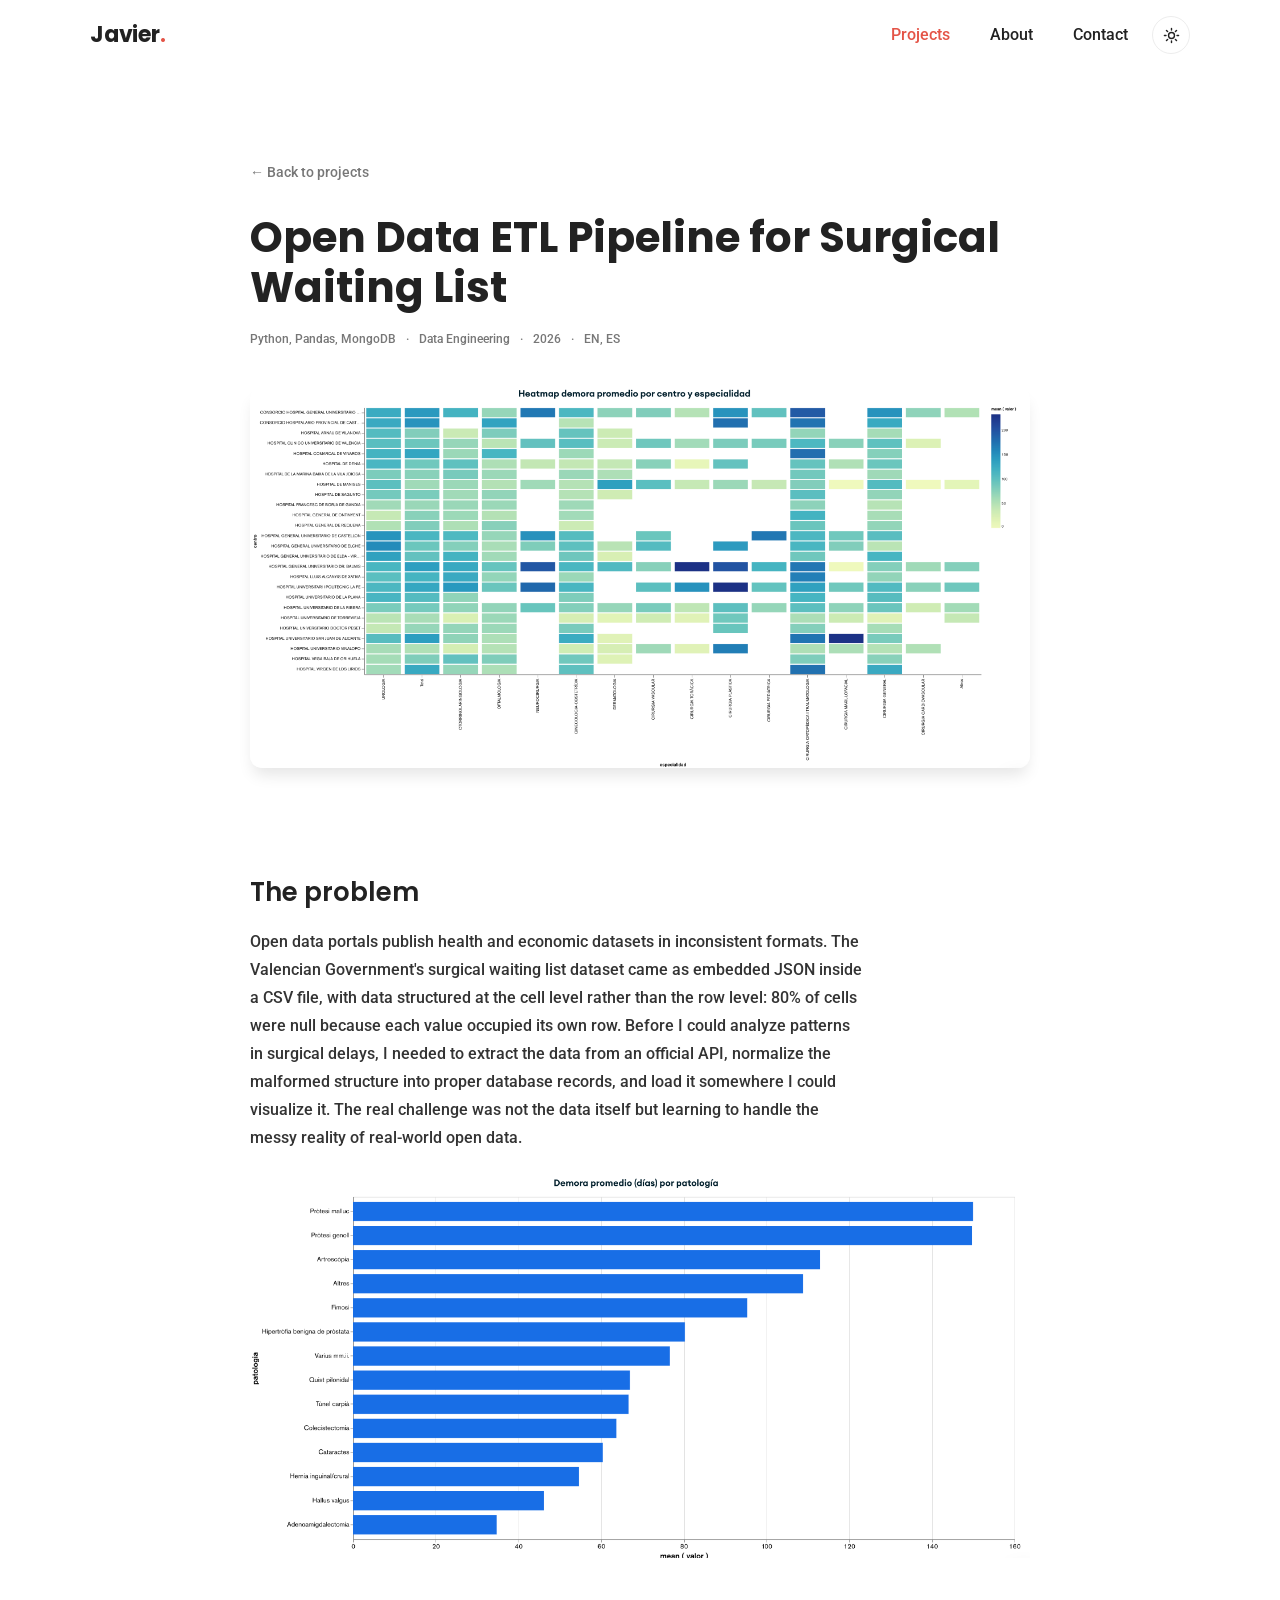
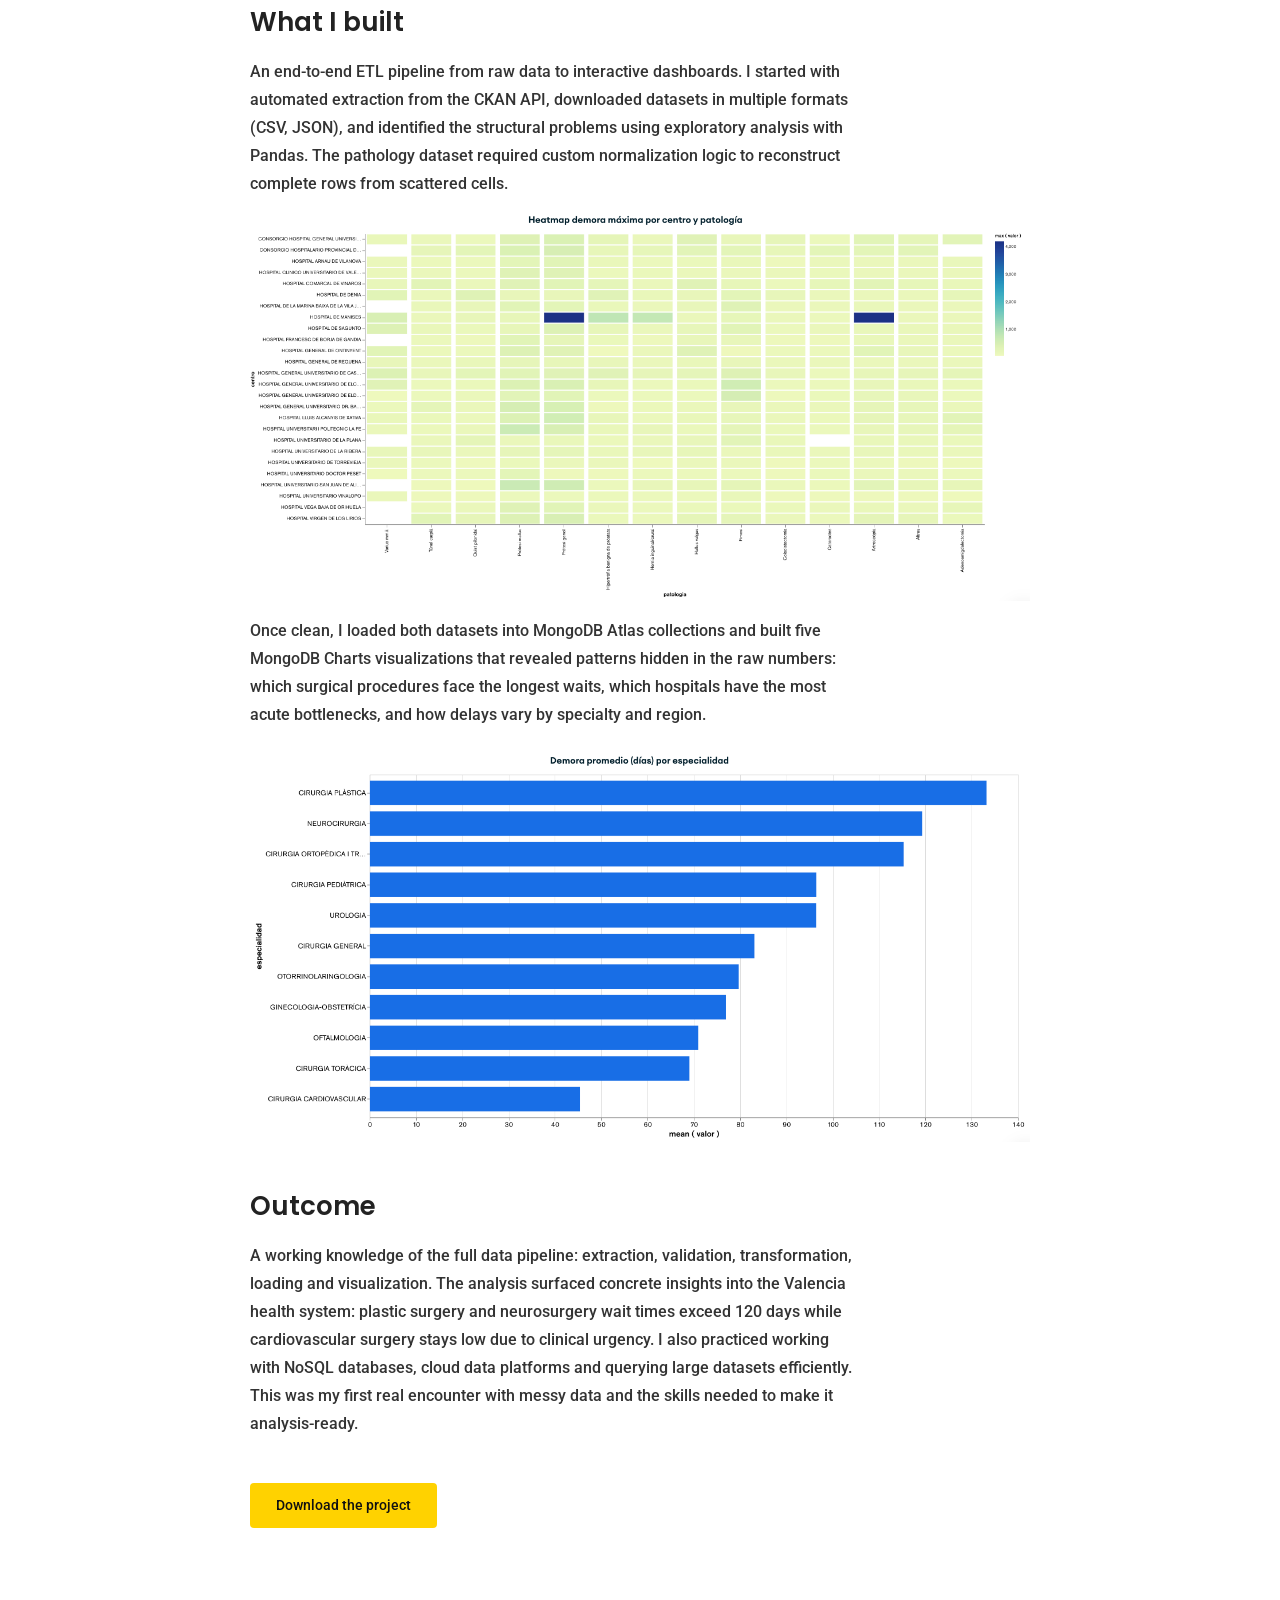
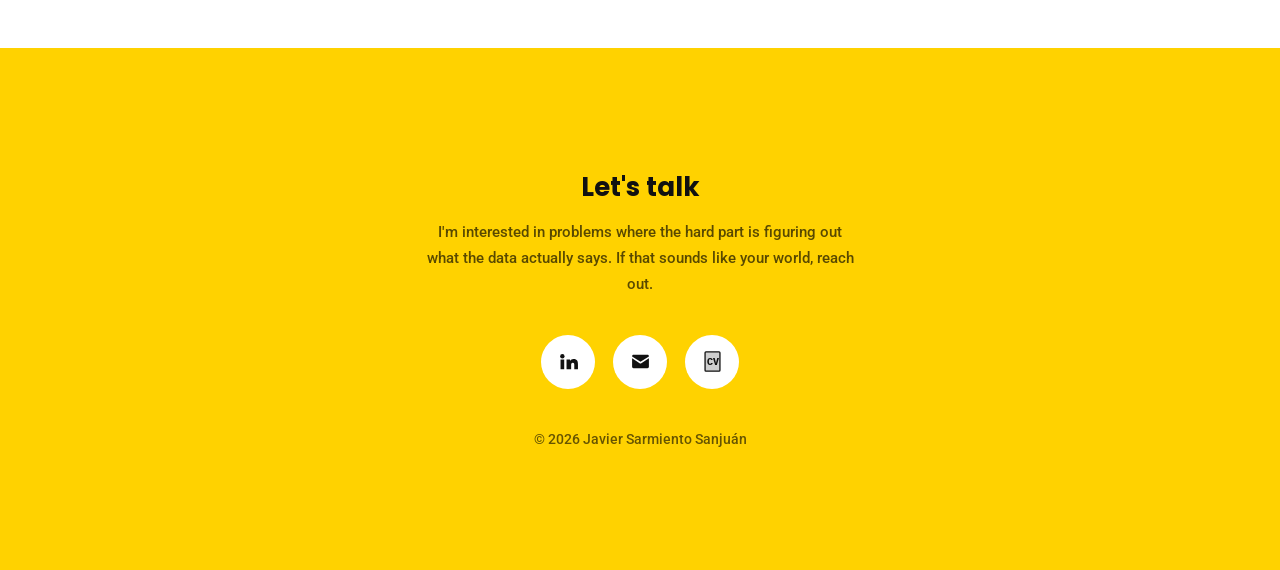
<file: proyectos/5housingHealth.html>
<!DOCTYPE html>
<html lang="en">

<head>
  <meta charset="utf-8">
  <meta name="viewport" content="width=device-width, initial-scale=1">
  <title>Open Data ETL Pipeline for Surgical Waiting List</title>
  <meta name="description" content="An end-to-end Mask R-CNN implementation in PyTorch over COCO.">

  <script>
    (function () {
      try {
        var t = localStorage.getItem("theme");
        if (!t) {
          t = window.matchMedia("(prefers-color-scheme: dark)").matches ? "dark" : "light";
        }
        document.documentElement.dataset.theme = t;
      } catch (e) {
        document.documentElement.dataset.theme = "light";
      }
    })();
  </script>

  <link rel="preconnect" href="https://fonts.googleapis.com">
  <link rel="preconnect" href="https://fonts.gstatic.com" crossorigin>
  <link href="https://fonts.googleapis.com/css2?family=Poppins:wght@500;600;700&family=Roboto:wght@400;500;700&display=swap" rel="stylesheet">
  <link rel="stylesheet" href="../css/style.css">
</head>

<body>
  <header class="header_area">
    <div class="main_menu">
      <nav class="container navbar">
        <a class="navbar-brand" href="../index.html">Javier<span>.</span></a>

        <ul class="menu_nav">
          <li class="nav-item active"><a class="nav-link" href="../index.html#work">Projects</a></li>
          <li class="nav-item"><a class="nav-link" href="../index.html#abt-me">About</a></li>
          <li class="nav-item"><a class="nav-link" href="../index.html#contact-me">Contact</a></li>
        </ul>

        <div class="nav-actions">
          <button id="theme-toggle" class="theme-toggle" type="button" aria-label="Switch to dark mode">
            <svg class="icon-sun" viewBox="0 0 24 24" fill="none" stroke="currentColor" stroke-width="2" stroke-linecap="round" aria-hidden="true">
              <circle cx="12" cy="12" r="4.2"></circle>
              <path d="M12 2v2.2M12 19.8V22M2 12h2.2M19.8 12H22M4.9 4.9l1.6 1.6M17.5 17.5l1.6 1.6M19.1 4.9l-1.6 1.6M6.5 17.5l-1.6 1.6"></path>
            </svg>
            <svg class="icon-moon" viewBox="0 0 24 24" fill="none" stroke="currentColor" stroke-width="2" stroke-linejoin="round" aria-hidden="true">
              <path d="M20.5 14.6A8.6 8.6 0 0 1 9.4 3.5a8.6 8.6 0 1 0 11.1 11.1z"></path>
            </svg>
          </button>

          <button class="navbar-toggler" type="button" aria-label="Open menu" aria-expanded="false">
            <span class="icon-bar"></span>
            <span class="icon-bar"></span>
            <span class="icon-bar"></span>
          </button>
        </div>
      </nav>
    </div>
  </header>

  <section class="project_hero">
    <div class="container container--narrow">
      <a class="back_link" href="../index.html#work">&larr; Back to projects</a>
      <h1>Open Data ETL Pipeline for Surgical Waiting List</h1>
      <ul class="project_tags"> <!--caracteristicas-->
        <li>Python, Pandas, MongoDB</li>
        <li>Data Engineering</li>
        <li>2026</li>
        <li>EN, ES</li>
      </ul>
      <div class="project_cover_lg">
        <img src="../img/housingHealthPortada.png"> <!--imagen portada-->
      </div>
    </div>
  </section>

  <section class="section_gap">
    <div class="container container--narrow project_content">
      <h2>The problem</h2>
      <p> 
        Open data portals publish health and economic datasets in inconsistent formats. The Valencian Government's surgical waiting list dataset came as embedded JSON inside a CSV file, with data structured at the cell level rather than the row level: 80% of cells were null because each value occupied its own row. Before I could analyze patterns in surgical delays, I needed to extract the data from an official API, normalize the malformed structure into proper database records, and load it somewhere I could visualize it. The real challenge was not the data itself but learning to handle the messy reality of real-world open data.
      </p>
      <div >
        <img src="../img/housingHealth1.png">
      </div>

      <h2>What I built</h2>
      <p>
        An end-to-end ETL pipeline from raw data to interactive dashboards. I started with automated extraction from the CKAN API, downloaded datasets in multiple formats (CSV, JSON), and identified the structural problems using exploratory analysis with Pandas. The pathology dataset required custom normalization logic to reconstruct complete rows from scattered cells. 
      </p>
      <div >
        <img src="../img/housingHealth2.png">
      </div>
      <p>
        Once clean, I loaded both datasets into MongoDB Atlas collections and built five MongoDB Charts visualizations that revealed patterns hidden in the raw numbers: which surgical procedures face the longest waits, which hospitals have the most acute bottlenecks, and how delays vary by specialty and region.
      </p>
      <div >
        <img src="../img/housingHealth3.png">
      </div>

      <h2>Outcome</h2>
      <p>
        A working knowledge of the full data pipeline: extraction, validation, transformation, loading and visualization. The analysis surfaced concrete insights into the Valencia health system: plastic surgery and neurosurgery wait times exceed 120 days while cardiovascular surgery stays low due to clinical urgency. I also practiced working with NoSQL databases, cloud data platforms and querying large datasets efficiently. This was my first real encounter with messy data and the skills needed to make it analysis-ready.
      </p>
      <!--para poner una foto
      <div >
        <img src="../img/airportClustering3.png">
      </div>
      -->
      <div class="project_links">
        <a class="btn" href="/proyectos/descargas/housing_health.ipynb" download>Download the project</a> <!--archivo a descargar-->
      </div>
    </div>
  </section>

  <!-- ===== Contact ===== -->
  <footer class="section_gap footer_area" id="contact-me">
    <div class="container">
      <aside class="social_widget">
        <h4>Let's talk</h4>
        <p class="footer_lead">
          I'm interested in problems where the hard part is figuring out what
          the data actually says. If that sounds like your world, reach out.
        </p>

        <ul class="list">
          <li>
            <a href="https://www.linkedin.com/in/javier-sarmiento-sanju%C3%A1n-60483727b/" target="_blank" rel="noopener" aria-label="LinkedIn profile" title="LinkedIn">
              <svg viewBox="0 0 24 24" fill="currentColor" aria-hidden="true">
                <path d="M4.98 3.5a2.5 2.5 0 1 0 0 5 2.5 2.5 0 0 0 0-5z"></path>
                <path d="M2.9 9.75h4.2v11.1H2.9z"></path>
                <path d="M9.75 9.75h4.02v1.52h.06a4.42 4.42 0 0 1 3.96-2.05c4.23 0 5.01 2.66 5.01 6.12v5.51h-4.19v-4.89c0-1.17-.02-2.67-1.66-2.67-1.66 0-1.92 1.27-1.92 2.59v4.97H9.75z"></path>
              </svg>
            </a>
          </li>
          <li>
            <a href="mailto:javiersarmientosj@gmail.com" aria-label="Send me an email" title="Email">
              <svg viewBox="0 0 24 24" fill="currentColor" aria-hidden="true">
                <path d="M2.4 5.9c0-.9.7-1.6 1.6-1.6h16c.9 0 1.6.7 1.6 1.6v.3L12 12.3 2.4 6.2z"></path>
                <path d="M2.4 8.4v9.7c0 .9.7 1.6 1.6 1.6h16c.9 0 1.6-.7 1.6-1.6V8.4l-9.1 5.8a1 1 0 0 1-1.1 0z"></path>
              </svg>
            </a>
          </li>
          <li>
            <a href="../info/JavierSarmiento_CV_ch.pdf" download aria-label="Download my CV" title="Download CV">
              <svg viewBox="0 0 24 24" fill="currentColor" aria-hidden="true">
                <rect x="3.5" y="1" width="17" height="22" rx="1" fill="currentColor" opacity="0.2"></rect>
                <rect x="3.5" y="1" width="17" height="22" rx="1" fill="none" stroke="currentColor" stroke-width="1.5"></rect>
                <text x="12" y="13.5" font-size="10" font-weight="900" text-anchor="middle" dominant-baseline="middle" fill="currentColor">CV</text>
              </svg>
            </a>
          </li>
        </ul>
      </aside>

      <div class="copyright">
        <p>&copy; 2026 Javier Sarmiento Sanjuán</p>
      </div>
    </div>
  </footer>

  <script src="../js/main.js"></script>
</body>

</html>
</file>
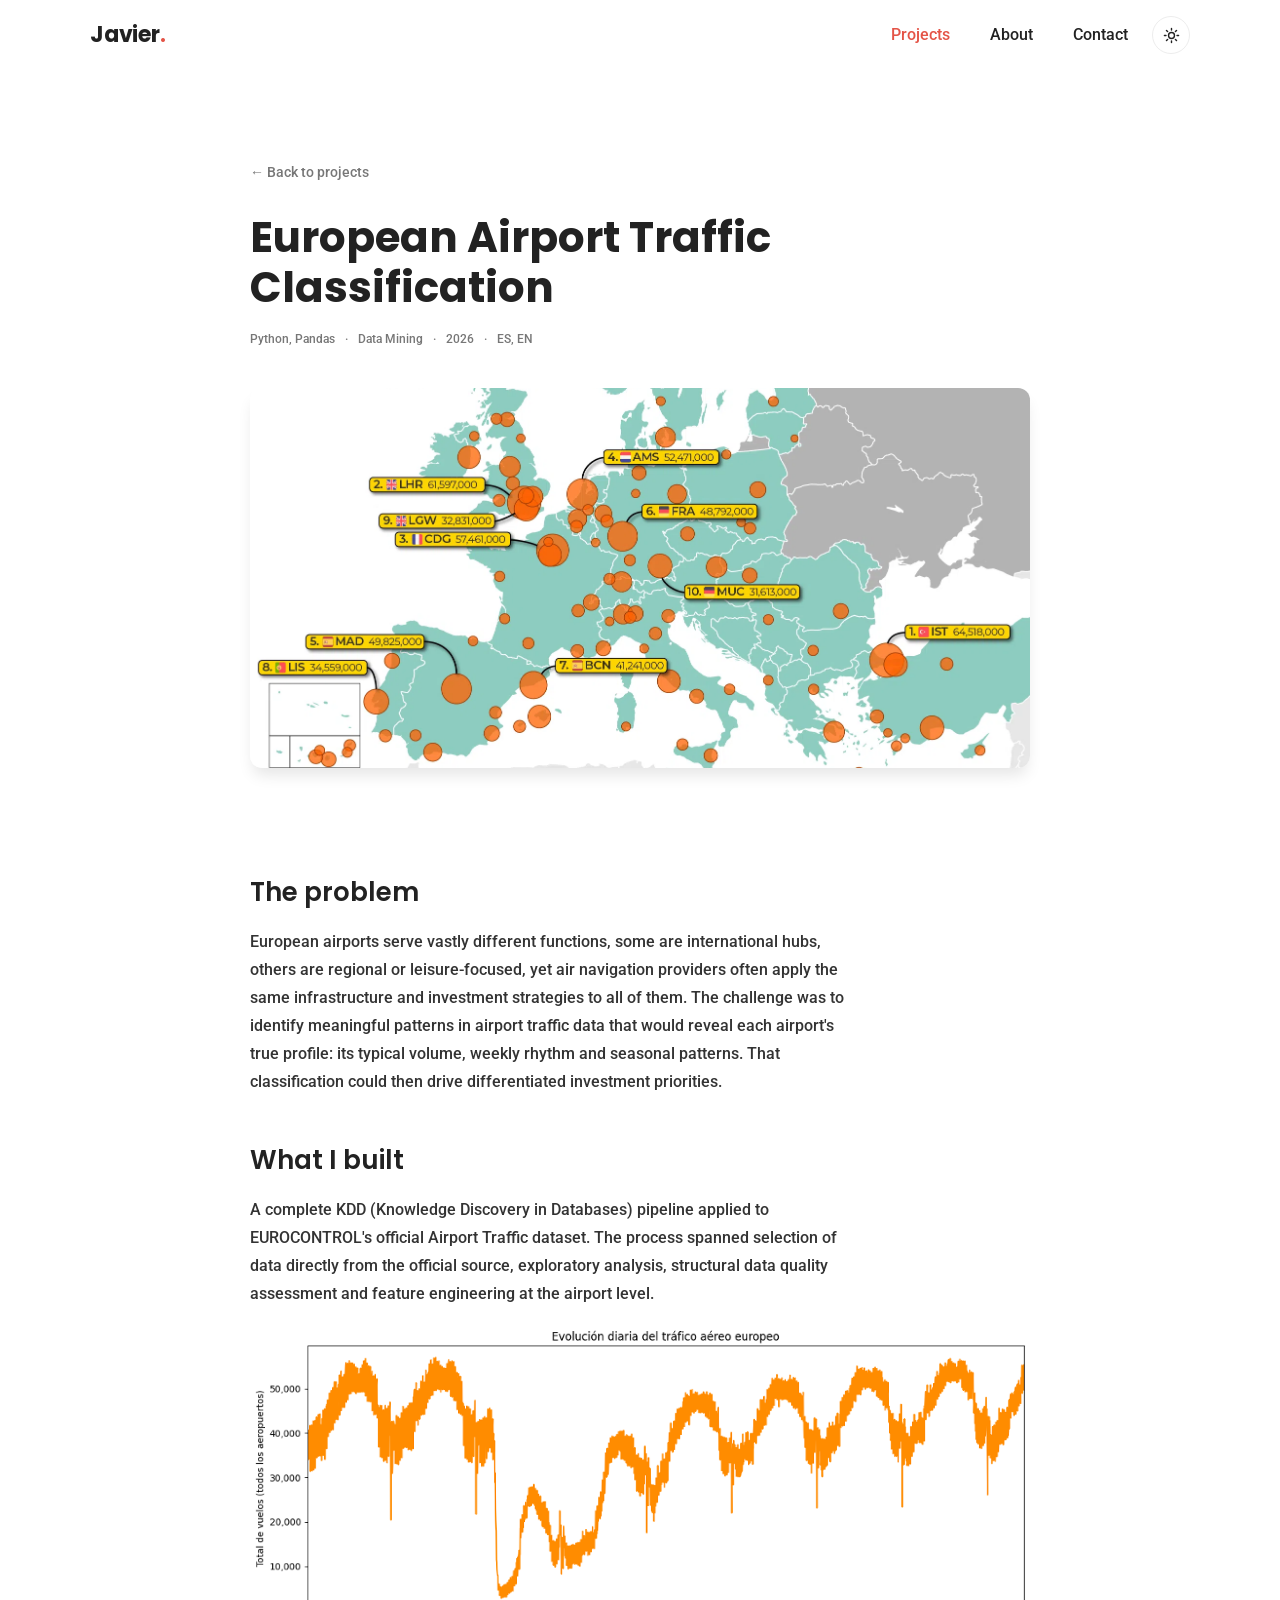
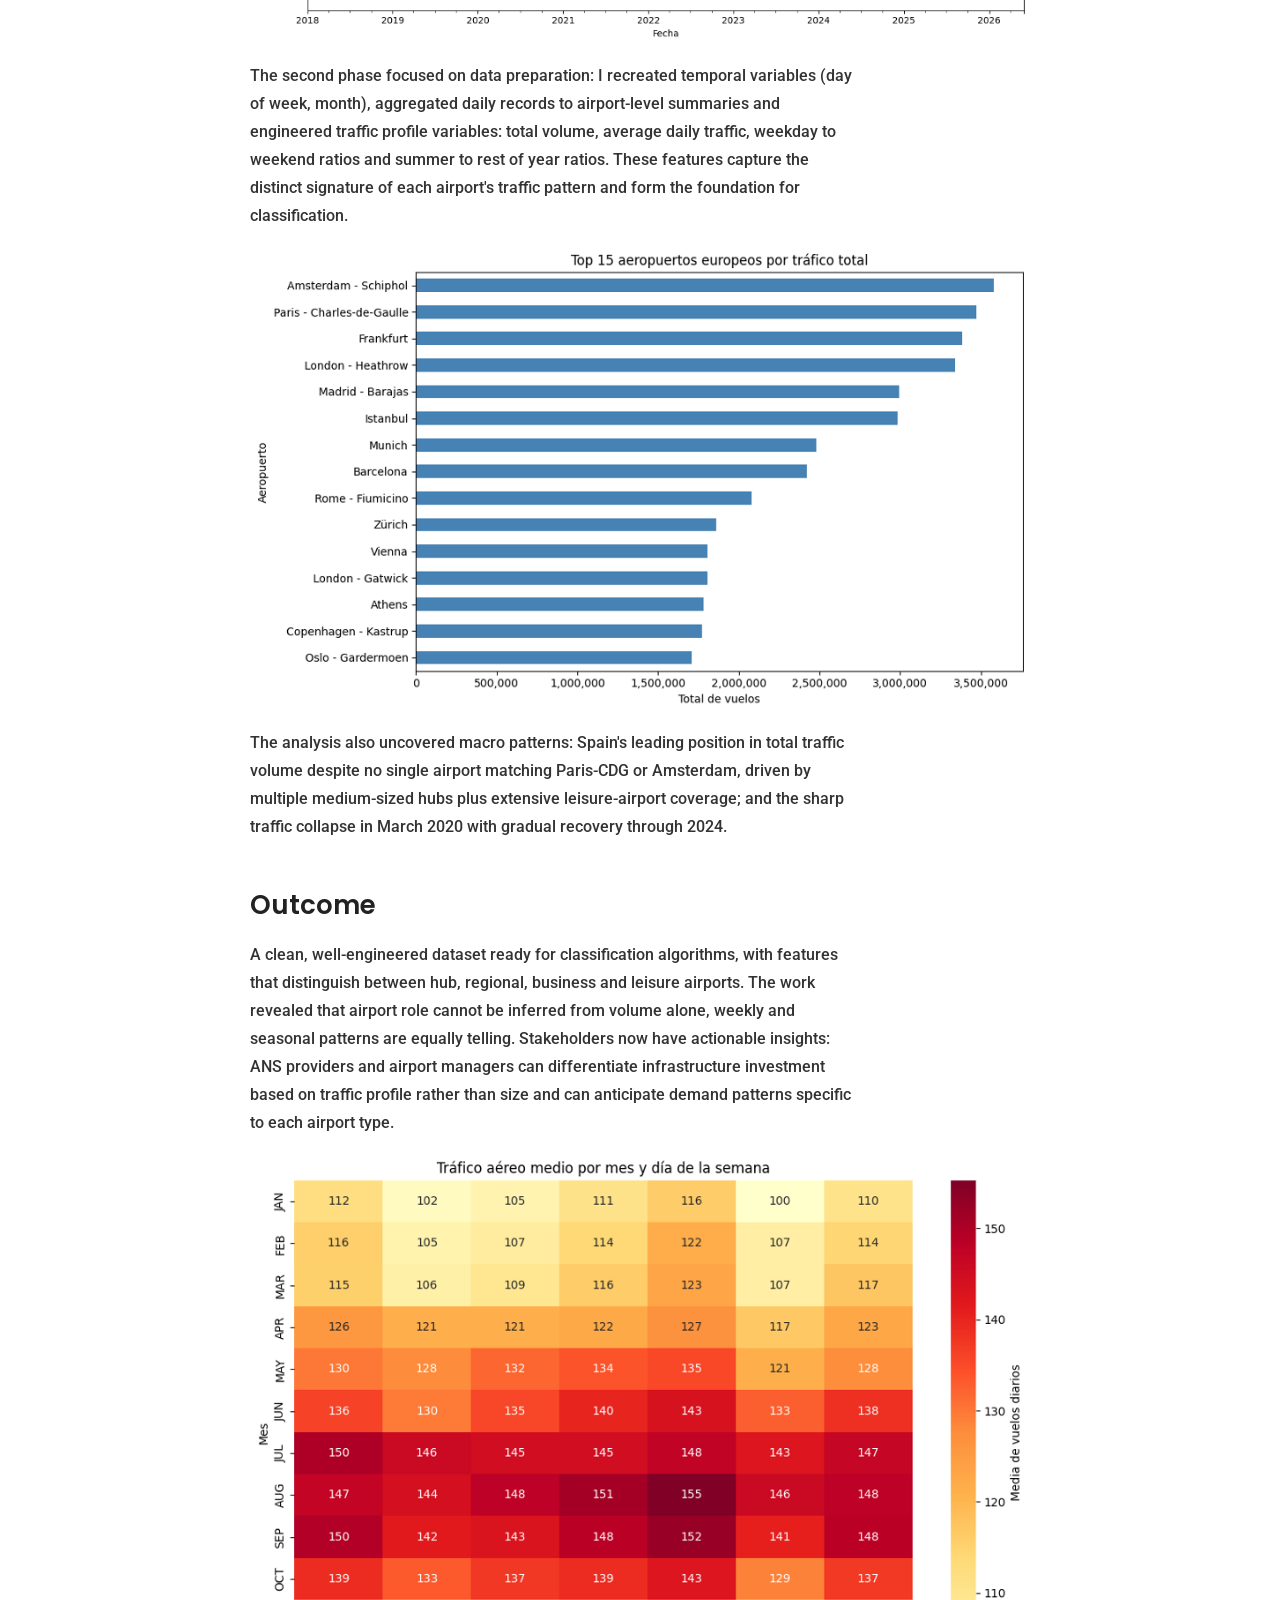
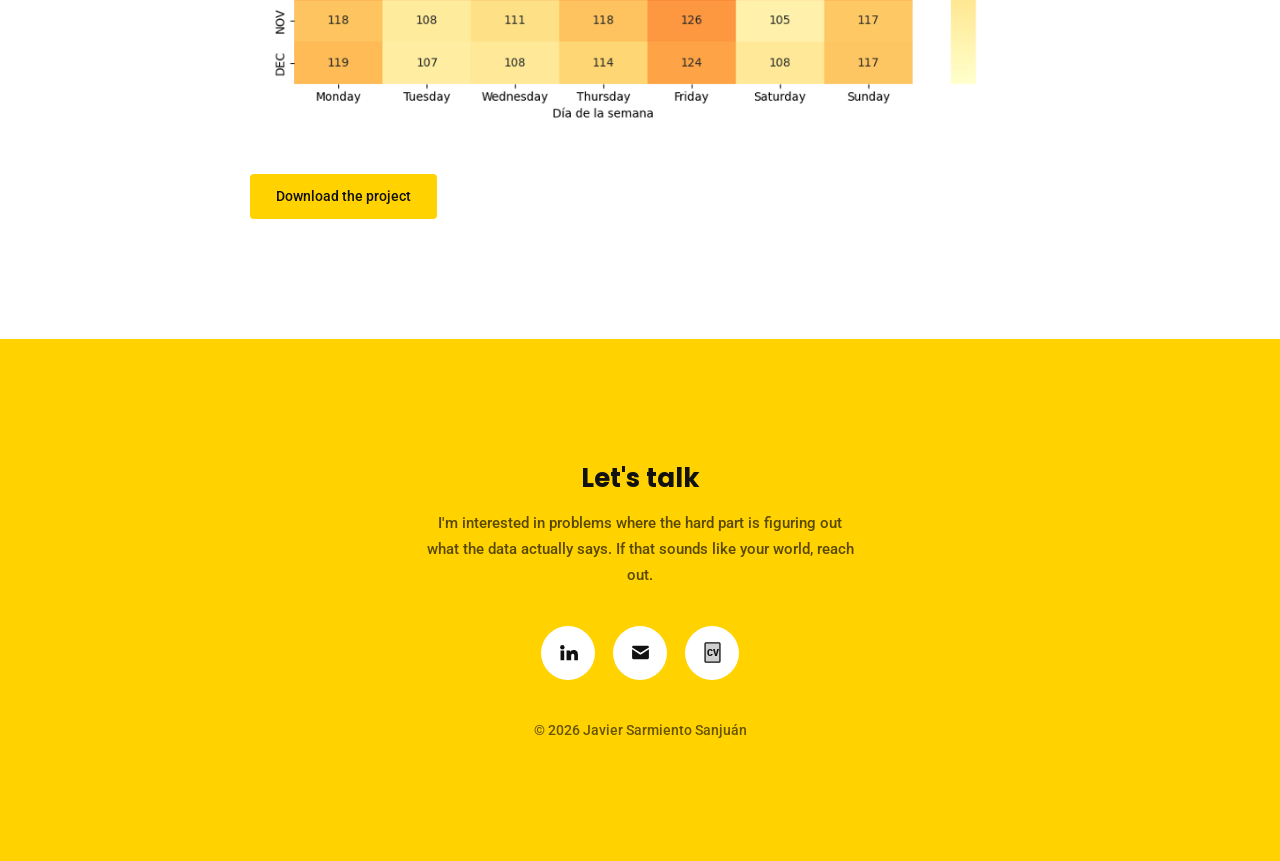
<file: proyectos/6airportClustering.html>
<!DOCTYPE html>
<html lang="en">

<head>
  <meta charset="utf-8">
  <meta name="viewport" content="width=device-width, initial-scale=1">
  <title>European Airport Traffic Classification — Javier Sarmiento</title> <!--cambiar-->
  <meta name="description" content="An end-to-end Mask R-CNN implementation in PyTorch over COCO.">

  <!-- applies the saved theme before the first paint, so there is no flash -->
  <script>
    (function () {
      try {
        var t = localStorage.getItem("theme");
        if (!t) {
          t = window.matchMedia("(prefers-color-scheme: dark)").matches ? "dark" : "light";
        }
        document.documentElement.dataset.theme = t;
      } catch (e) {
        document.documentElement.dataset.theme = "light";
      }
    })();
  </script>

  <link rel="preconnect" href="https://fonts.googleapis.com">
  <link rel="preconnect" href="https://fonts.gstatic.com" crossorigin>
  <link href="https://fonts.googleapis.com/css2?family=Poppins:wght@500;600;700&family=Roboto:wght@400;500;700&display=swap" rel="stylesheet">
  <link rel="stylesheet" href="../css/style.css">
</head>

<body>

  <!-- ===== Header (paths go up one level with ../) ===== -->
  <header class="header_area">
    <div class="main_menu">
      <nav class="container navbar">
        <a class="navbar-brand" href="../index.html">Javier<span>.</span></a>

        <ul class="menu_nav">
          <li class="nav-item active"><a class="nav-link" href="../index.html#work">Projects</a></li>
          <li class="nav-item"><a class="nav-link" href="../index.html#abt-me">About</a></li>
          <li class="nav-item"><a class="nav-link" href="../index.html#contact-me">Contact</a></li>
        </ul>

        <div class="nav-actions">
          <button id="theme-toggle" class="theme-toggle" type="button" aria-label="Switch to dark mode">
            <svg class="icon-sun" viewBox="0 0 24 24" fill="none" stroke="currentColor" stroke-width="2" stroke-linecap="round" aria-hidden="true">
              <circle cx="12" cy="12" r="4.2"></circle>
              <path d="M12 2v2.2M12 19.8V22M2 12h2.2M19.8 12H22M4.9 4.9l1.6 1.6M17.5 17.5l1.6 1.6M19.1 4.9l-1.6 1.6M6.5 17.5l-1.6 1.6"></path>
            </svg>
            <svg class="icon-moon" viewBox="0 0 24 24" fill="none" stroke="currentColor" stroke-width="2" stroke-linejoin="round" aria-hidden="true">
              <path d="M20.5 14.6A8.6 8.6 0 0 1 9.4 3.5a8.6 8.6 0 1 0 11.1 11.1z"></path>
            </svg>
          </button>

          <button class="navbar-toggler" type="button" aria-label="Open menu" aria-expanded="false">
            <span class="icon-bar"></span>
            <span class="icon-bar"></span>
            <span class="icon-bar"></span>
          </button>
        </div>
      </nav>
    </div>
  </header>

  <!-- ===== Project cover ===== -->
  <section class="project_hero">
    <div class="container container--narrow">
      <a class="back_link" href="../index.html#work">&larr; Back to projects</a>
      <h1>European Airport Traffic Classification</h1> <!--cambiar-->
      <ul class="project_tags"> <!--cambiar-->
        <li>Python, Pandas</li>
        <li>Data Mining</li>
        <li>2026</li>
        <li>ES, EN</li>
      </ul>
      <div class="project_cover_lg">
        <img src="../img/airportClusteringPortada.webp" alt="Cover image for Instance Segmentation with Mask R-CNN" style="object-position: center 87%;"> <!--style pa centrar foto-->
      </div>
    </div>
  </section>

  <!-- ===== Content ===== -->
  <section class="section_gap">
    <div class="container container--narrow project_content">
      <h2>The problem</h2>
      <p> <!--cambiar-->
        European airports serve vastly different functions, some are international hubs, 
        others are regional or leisure-focused, yet air navigation providers often apply 
        the same infrastructure and investment strategies to all of them. The challenge 
        was to identify meaningful patterns in airport traffic data that would reveal 
        each airport's true profile: its typical volume, weekly rhythm and seasonal 
        patterns. That classification could then drive differentiated investment priorities.
      </p>

      <h2>What I built</h2>
      <p> <!--cambiar-->
        A complete KDD (Knowledge Discovery in Databases) pipeline applied to 
        EUROCONTROL's official Airport Traffic dataset. The process spanned selection 
        of data directly from the official source, exploratory analysis, structural 
        data quality assessment and feature engineering at the airport level.
      </p>
      <div >
        <img src="../img/airportClustering1.png">
      </div>
      <p>
        The second phase focused on data preparation: I recreated temporal variables 
        (day of week, month), aggregated daily records to airport-level summaries and 
        engineered traffic profile variables: total volume, average daily traffic, 
        weekday to weekend ratios and summer to rest of year ratios. These features 
        capture the distinct signature of each airport's traffic pattern and form the 
        foundation for classification.
      </p>
      <div >
        <img src="../img/airportClustering2.png">
      </div>
      <p>
        The analysis also uncovered macro patterns: Spain's leading position in total 
        traffic volume despite no single airport matching Paris-CDG or Amsterdam, 
        driven by multiple medium-sized hubs plus extensive leisure-airport coverage; 
        and the sharp traffic collapse in March 2020 with gradual recovery through 2024.
      </p>

      <h2>Outcome</h2>
      <p>
        A clean, well-engineered dataset ready for classification algorithms, with 
        features that distinguish between hub, regional, business and leisure airports. 
        The work revealed that airport role cannot be inferred from volume alone, weekly 
        and seasonal patterns are equally telling. Stakeholders now have actionable 
        insights: ANS providers and airport managers can differentiate infrastructure 
        investment based on traffic profile rather than size and can anticipate demand 
        patterns specific to each airport type.
      </p>
      <div >
        <img src="../img/airportClustering3.png">
      </div>
      <div class="project_links">
        <a class="btn" href="descargas/airportClustering.zip" download>Download the project</a>
      </div>
    </div>
  </section>

  <!-- ===== Contact ===== -->
  <footer class="section_gap footer_area" id="contact-me">
    <div class="container">
      <aside class="social_widget">
        <h4>Let's talk</h4>
        <p class="footer_lead">
          I'm interested in problems where the hard part is figuring out what
          the data actually says. If that sounds like your world, reach out.
        </p>

        <ul class="list">
          <li>
            <a href="https://www.linkedin.com/in/javier-sarmiento-sanju%C3%A1n-60483727b/" target="_blank" rel="noopener" aria-label="LinkedIn profile" title="LinkedIn">
              <svg viewBox="0 0 24 24" fill="currentColor" aria-hidden="true">
                <path d="M4.98 3.5a2.5 2.5 0 1 0 0 5 2.5 2.5 0 0 0 0-5z"></path>
                <path d="M2.9 9.75h4.2v11.1H2.9z"></path>
                <path d="M9.75 9.75h4.02v1.52h.06a4.42 4.42 0 0 1 3.96-2.05c4.23 0 5.01 2.66 5.01 6.12v5.51h-4.19v-4.89c0-1.17-.02-2.67-1.66-2.67-1.66 0-1.92 1.27-1.92 2.59v4.97H9.75z"></path>
              </svg>
            </a>
          </li>
          <li>
            <a href="mailto:javiersarmientosj@gmail.com" aria-label="Send me an email" title="Email">
              <svg viewBox="0 0 24 24" fill="currentColor" aria-hidden="true">
                <path d="M2.4 5.9c0-.9.7-1.6 1.6-1.6h16c.9 0 1.6.7 1.6 1.6v.3L12 12.3 2.4 6.2z"></path>
                <path d="M2.4 8.4v9.7c0 .9.7 1.6 1.6 1.6h16c.9 0 1.6-.7 1.6-1.6V8.4l-9.1 5.8a1 1 0 0 1-1.1 0z"></path>
              </svg>
            </a>
          </li>
          <li>
            <a href="../info/JavierSarmiento_CV_ch.pdf" download aria-label="Download my CV" title="Download CV">
              <svg viewBox="0 0 24 24" fill="currentColor" aria-hidden="true">
                <rect x="3.5" y="1" width="17" height="22" rx="1" fill="currentColor" opacity="0.2"></rect>
                <rect x="3.5" y="1" width="17" height="22" rx="1" fill="none" stroke="currentColor" stroke-width="1.5"></rect>
                <text x="12" y="13.5" font-size="10" font-weight="900" text-anchor="middle" dominant-baseline="middle" fill="currentColor">CV</text>
              </svg>
            </a>
          </li>
        </ul>
      </aside>

      <div class="copyright">
        <p>&copy; 2026 Javier Sarmiento Sanjuán</p>
      </div>
    </div>
  </footer>

  <script src="../js/main.js"></script>
</body>

</html>
</file>
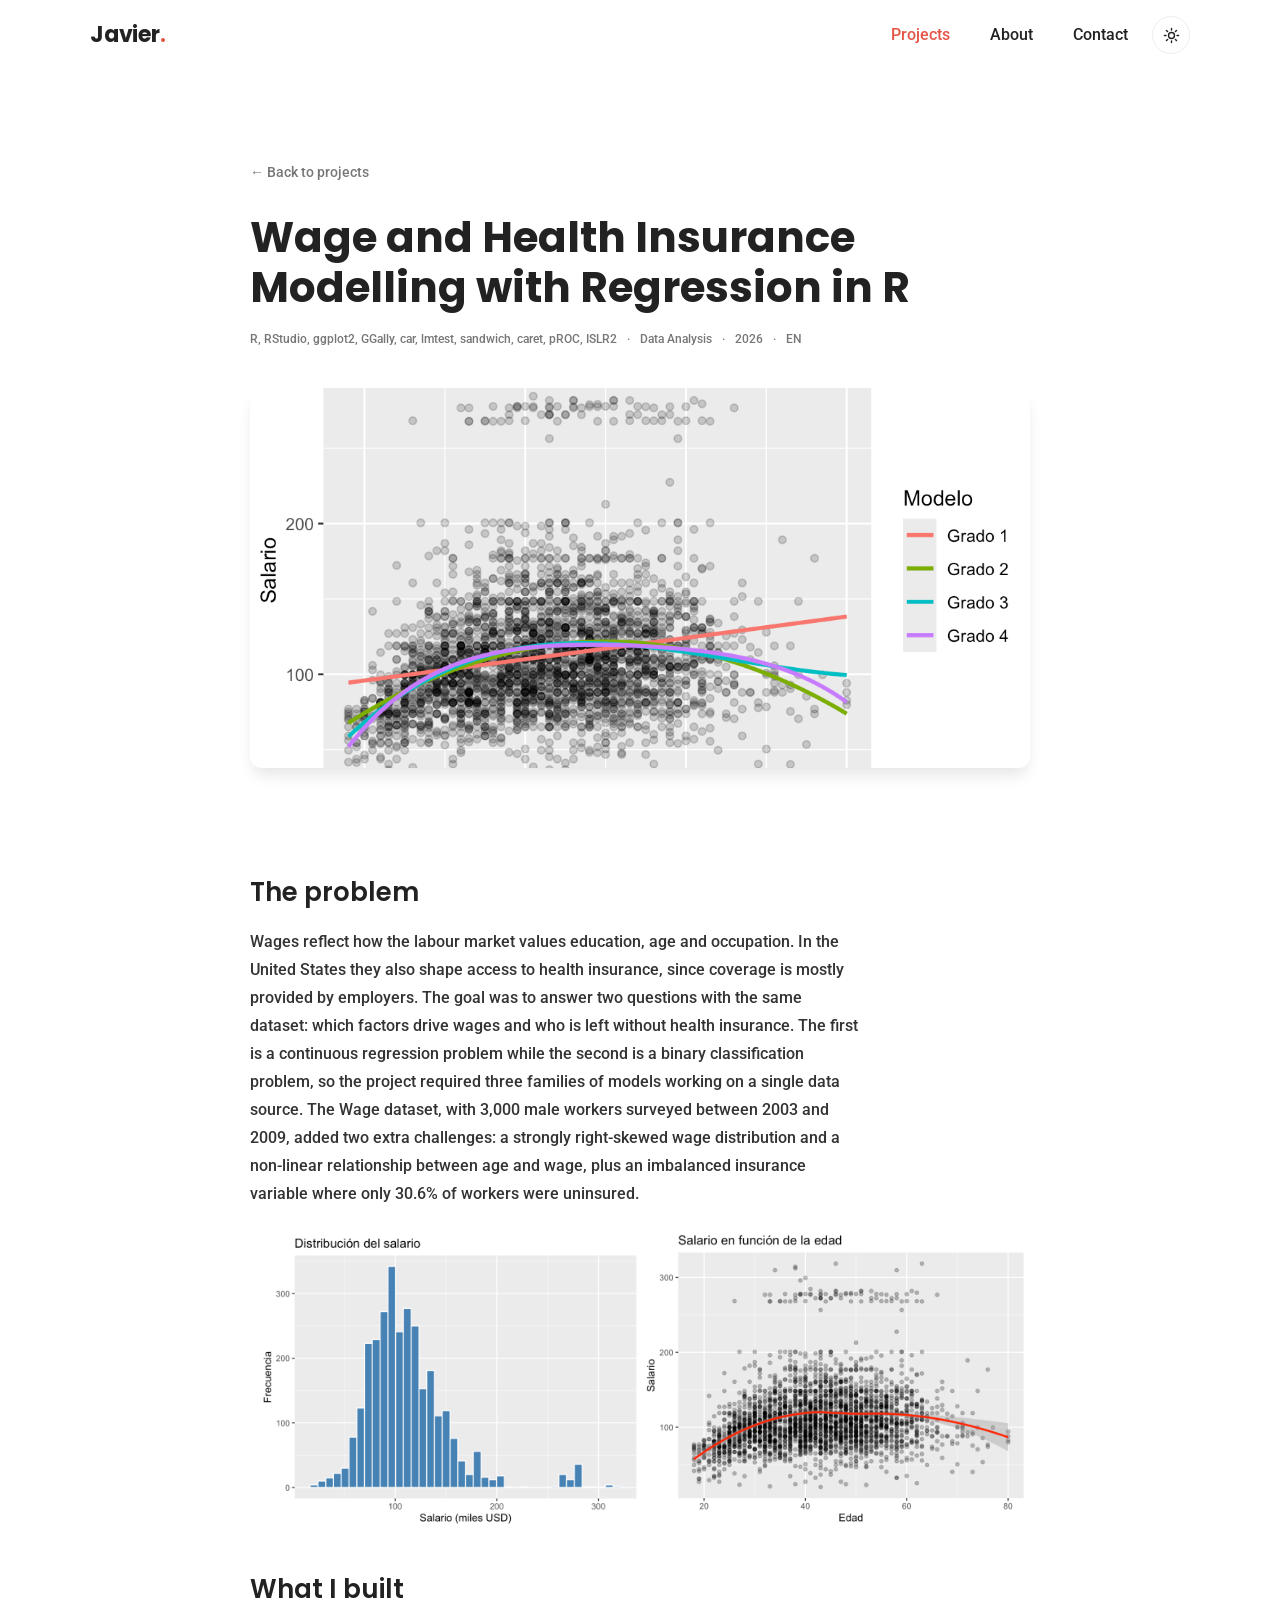
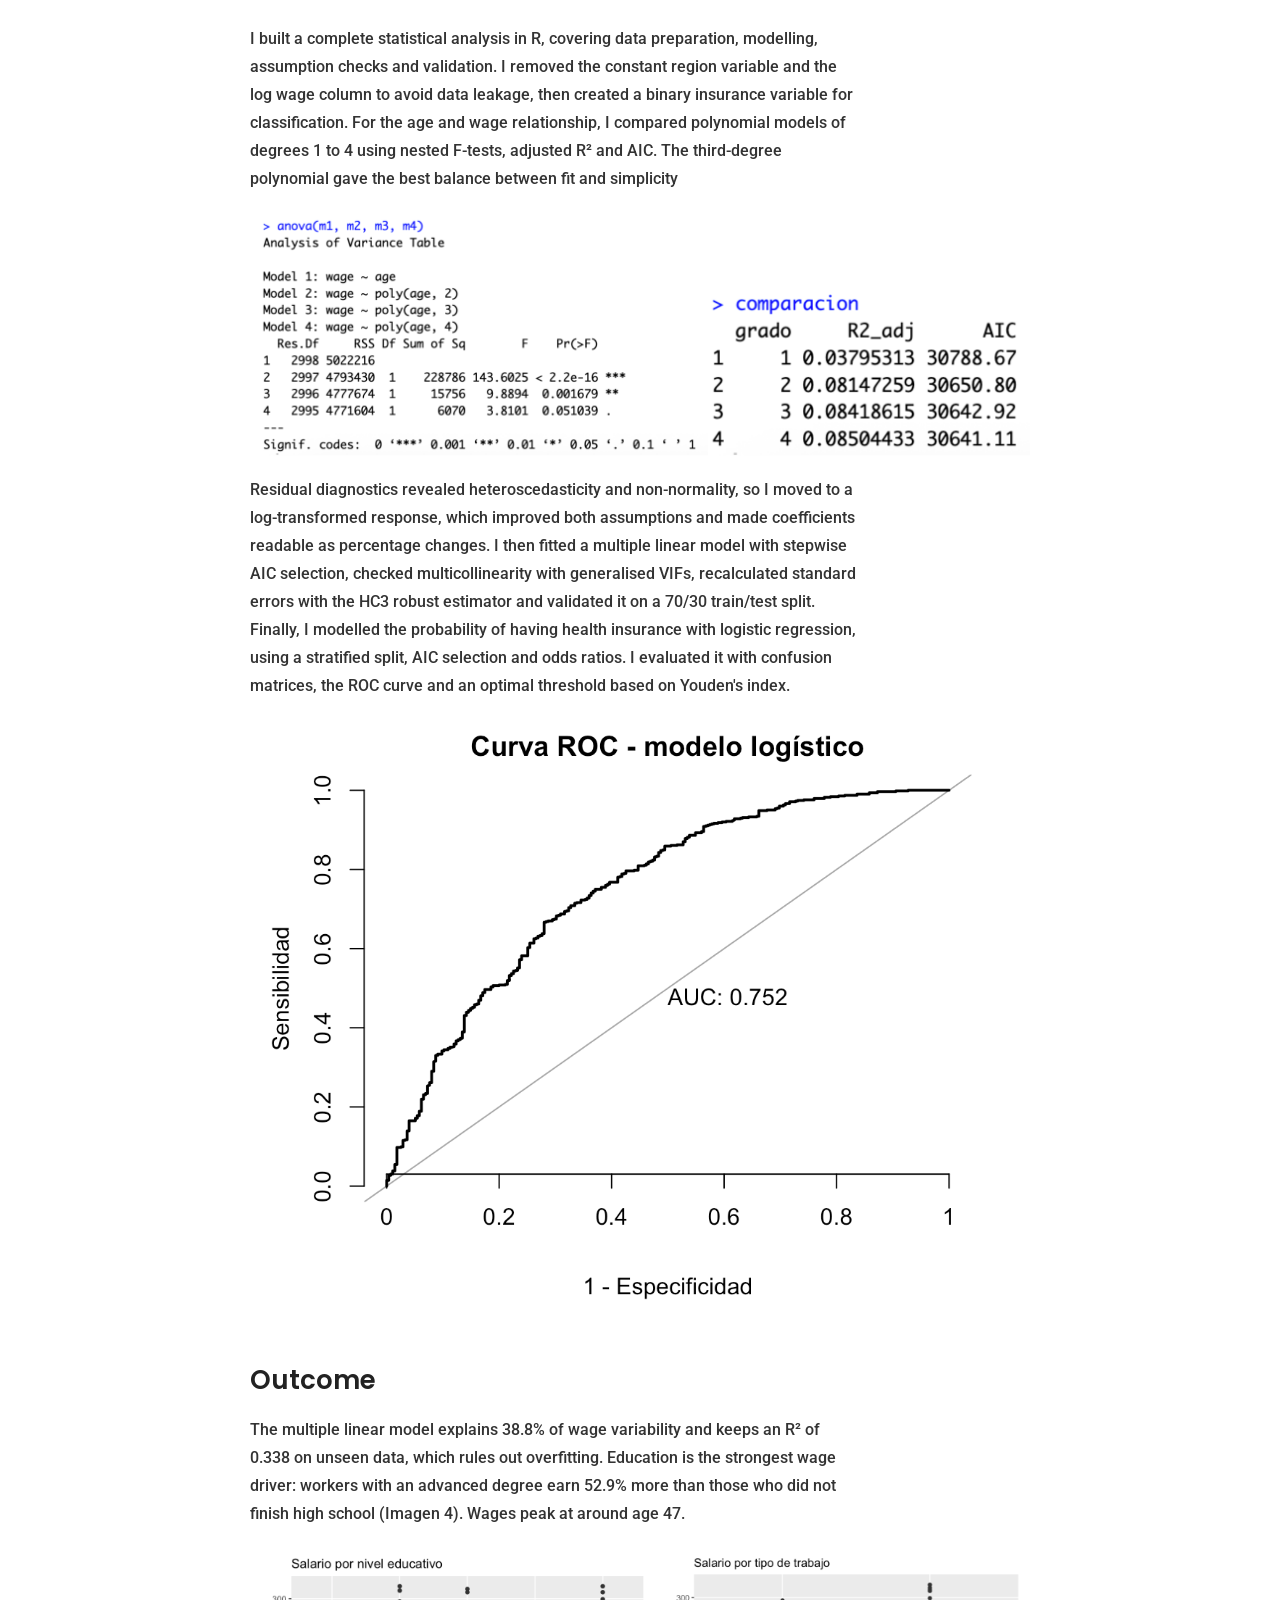
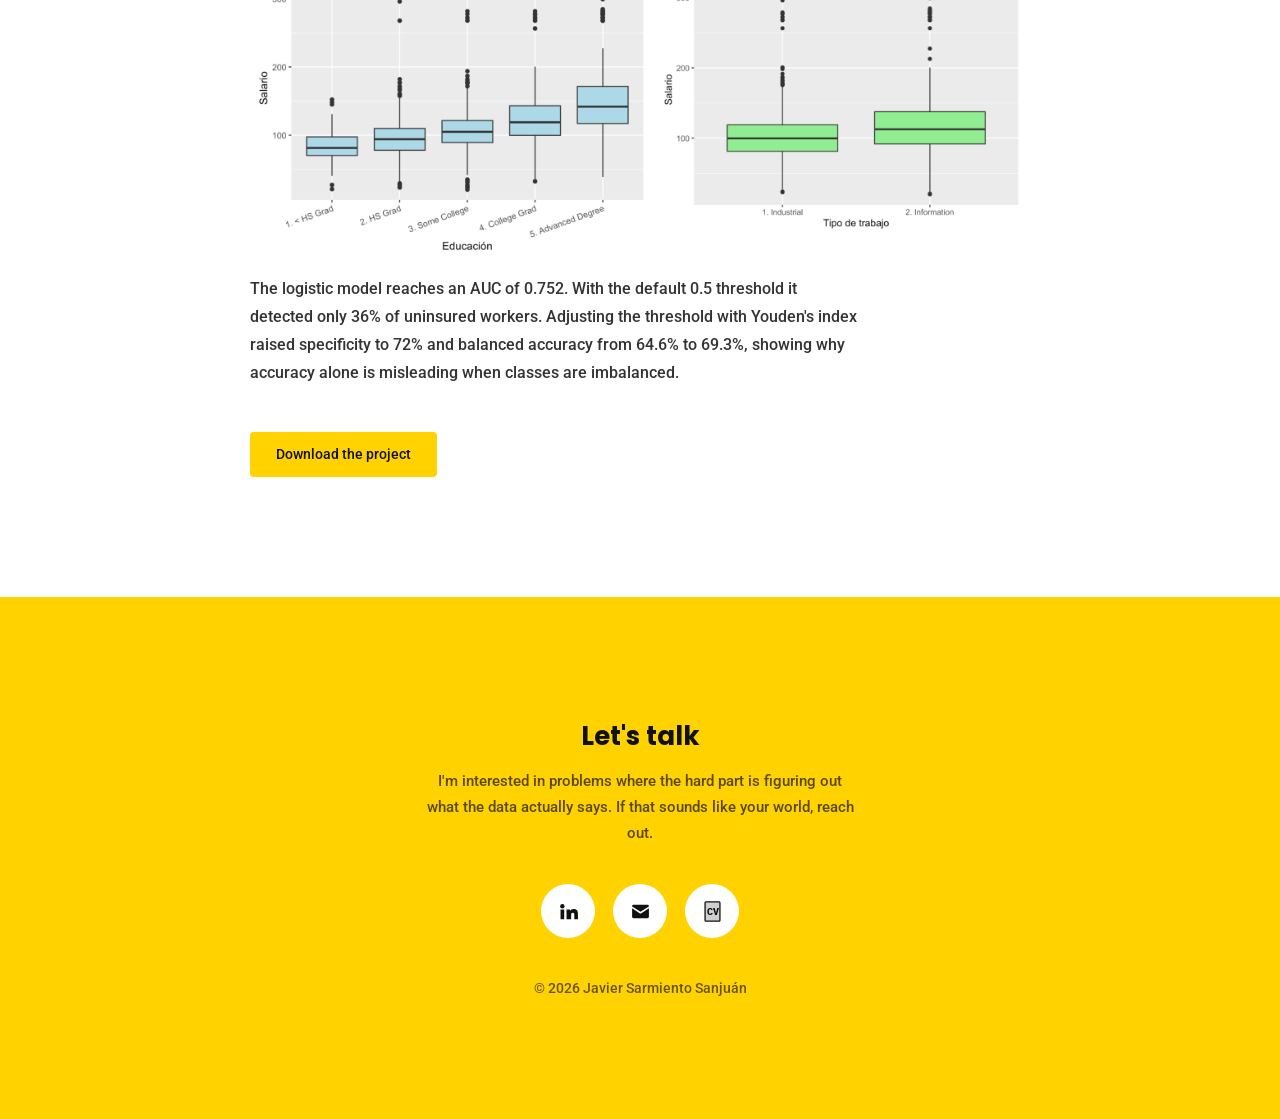
<file: proyectos/7regression.html>
<!DOCTYPE html>
<html lang="en">

<head>
  <meta charset="utf-8">
  <meta name="viewport" content="width=device-width, initial-scale=1">
  <title>Wage and Health Insurance Modelling with Regression in R</title>
  <meta name="description" content="An end-to-end Mask R-CNN implementation in PyTorch over COCO.">

  <script>
    (function () {
      try {
        var t = localStorage.getItem("theme");
        if (!t) {
          t = window.matchMedia("(prefers-color-scheme: dark)").matches ? "dark" : "light";
        }
        document.documentElement.dataset.theme = t;
      } catch (e) {
        document.documentElement.dataset.theme = "light";
      }
    })();
  </script>

  <link rel="preconnect" href="https://fonts.googleapis.com">
  <link rel="preconnect" href="https://fonts.gstatic.com" crossorigin>
  <link href="https://fonts.googleapis.com/css2?family=Poppins:wght@500;600;700&family=Roboto:wght@400;500;700&display=swap" rel="stylesheet">
  <link rel="stylesheet" href="../css/style.css">
</head>

<body>
  <header class="header_area">
    <div class="main_menu">
      <nav class="container navbar">
        <a class="navbar-brand" href="../index.html">Javier<span>.</span></a>

        <ul class="menu_nav">
          <li class="nav-item active"><a class="nav-link" href="../index.html#work">Projects</a></li>
          <li class="nav-item"><a class="nav-link" href="../index.html#abt-me">About</a></li>
          <li class="nav-item"><a class="nav-link" href="../index.html#contact-me">Contact</a></li>
        </ul>

        <div class="nav-actions">
          <button id="theme-toggle" class="theme-toggle" type="button" aria-label="Switch to dark mode">
            <svg class="icon-sun" viewBox="0 0 24 24" fill="none" stroke="currentColor" stroke-width="2" stroke-linecap="round" aria-hidden="true">
              <circle cx="12" cy="12" r="4.2"></circle>
              <path d="M12 2v2.2M12 19.8V22M2 12h2.2M19.8 12H22M4.9 4.9l1.6 1.6M17.5 17.5l1.6 1.6M19.1 4.9l-1.6 1.6M6.5 17.5l-1.6 1.6"></path>
            </svg>
            <svg class="icon-moon" viewBox="0 0 24 24" fill="none" stroke="currentColor" stroke-width="2" stroke-linejoin="round" aria-hidden="true">
              <path d="M20.5 14.6A8.6 8.6 0 0 1 9.4 3.5a8.6 8.6 0 1 0 11.1 11.1z"></path>
            </svg>
          </button>

          <button class="navbar-toggler" type="button" aria-label="Open menu" aria-expanded="false">
            <span class="icon-bar"></span>
            <span class="icon-bar"></span>
            <span class="icon-bar"></span>
          </button>
        </div>
      </nav>
    </div>
  </header>

  <section class="project_hero">
    <div class="container container--narrow">
      <a class="back_link" href="../index.html#work">&larr; Back to projects</a>
      <h1>Wage and Health Insurance Modelling with Regression in R</h1>
      <ul class="project_tags"> <!--caracteristicas-->
        <li>R, RStudio, ggplot2, GGally, car, lmtest, sandwich, caret, pROC, ISLR2</li>
        <li>Data Analysis</li>
        <li>2026</li>
        <li>EN</li>
      </ul>
      <div class="project_cover_lg">
        <img src="../img/regressionPortada.png"> <!--imagen portada-->
      </div>
    </div>
  </section>

  <section class="section_gap">
    <div class="container container--narrow project_content">
      <h2>The problem</h2>
      <p> 
        Wages reflect how the labour market values education, age and occupation. In the United States they also shape access to health insurance, since coverage is mostly provided by employers. The goal was to answer two questions with the same dataset: which factors drive wages and who is left without health insurance.

The first is a continuous regression problem while the second is a binary classification problem, so the project required three families of models working on a single data source. The Wage dataset, with 3,000 male workers surveyed between 2003 and 2009, added two extra challenges: a strongly right-skewed wage distribution and a non-linear relationship between age and wage, plus an imbalanced insurance variable where only 30.6% of workers were uninsured.
      </p>
      <div >
        <img src="../img/regression1.png">
      </div>
      <h2>What I built</h2>
      <p>
        I built a complete statistical analysis in R, covering data preparation, modelling, assumption checks and validation. I removed the constant region variable and the log wage column to avoid data leakage, then created a binary insurance variable for classification.

For the age and wage relationship, I compared polynomial models of degrees 1 to 4 using nested F-tests, adjusted R² and AIC. The third-degree polynomial gave the best balance between fit and simplicity
      </p>
      <div >
        <img src="../img/regression2.png">
      </div>
      <p>
        Residual diagnostics revealed heteroscedasticity and non-normality, so I moved to a log-transformed response, which improved both assumptions and made coefficients readable as percentage changes.

I then fitted a multiple linear model with stepwise AIC selection, checked multicollinearity with generalised VIFs, recalculated standard errors with the HC3 robust estimator and validated it on a 70/30 train/test split.

Finally, I modelled the probability of having health insurance with logistic regression, using a stratified split, AIC selection and odds ratios. I evaluated it with confusion matrices, the ROC curve and an optimal threshold based on Youden's index.
      </p>
      <div >
        <img src="../img/regression3.png">
      </div>
      <h2>Outcome</h2>
      <p>
        The multiple linear model explains 38.8% of wage variability and keeps an R² of 0.338 on unseen data, which rules out overfitting. Education is the strongest wage driver: workers with an advanced degree earn 52.9% more than those who did not finish high school (Imagen 4). Wages peak at around age 47.
      </p>
      <div >
        <img src="../img/regression4.png">
      </div>
      <p>
        The logistic model reaches an AUC of 0.752. With the default 0.5 threshold it detected only 36% of uninsured workers. Adjusting the threshold with Youden's index raised specificity to 72% and balanced accuracy from 64.6% to 69.3%, showing why accuracy alone is misleading when classes are imbalanced.
      </p>
      <!--para poner una foto
      <div >
        <img src="../img/airportClustering3.png">
      </div>
      -->
      <div class="project_links">
        <a class="btn" href="/proyectos/descargas/AG1_Sarmiento_Sanjuan_JavierEN.pdf" download>Download the project</a> <!--archivo a descargar-->
      </div>
    </div>
  </section>

  <footer class="section_gap footer_area" id="contact-me">
    <div class="container">
      <aside class="social_widget">
        <h4>Let's talk</h4>
        <p class="footer_lead">
          I'm interested in problems where the hard part is figuring out what
          the data actually says. If that sounds like your world, reach out.
        </p>

        <ul class="list">
          <li>
            <a href="https://www.linkedin.com/in/javier-sarmiento-sanju%C3%A1n-60483727b/" target="_blank" rel="noopener" aria-label="LinkedIn profile" title="LinkedIn">
              <svg viewBox="0 0 24 24" fill="currentColor" aria-hidden="true">
                <path d="M4.98 3.5a2.5 2.5 0 1 0 0 5 2.5 2.5 0 0 0 0-5z"></path>
                <path d="M2.9 9.75h4.2v11.1H2.9z"></path>
                <path d="M9.75 9.75h4.02v1.52h.06a4.42 4.42 0 0 1 3.96-2.05c4.23 0 5.01 2.66 5.01 6.12v5.51h-4.19v-4.89c0-1.17-.02-2.67-1.66-2.67-1.66 0-1.92 1.27-1.92 2.59v4.97H9.75z"></path>
              </svg>
            </a>
          </li>
          <li>
            <a href="mailto:javiersarmientosj@gmail.com" aria-label="Send me an email" title="Email">
              <svg viewBox="0 0 24 24" fill="currentColor" aria-hidden="true">
                <path d="M2.4 5.9c0-.9.7-1.6 1.6-1.6h16c.9 0 1.6.7 1.6 1.6v.3L12 12.3 2.4 6.2z"></path>
                <path d="M2.4 8.4v9.7c0 .9.7 1.6 1.6 1.6h16c.9 0 1.6-.7 1.6-1.6V8.4l-9.1 5.8a1 1 0 0 1-1.1 0z"></path>
              </svg>
            </a>
          </li>
          <li>
            <a href="../info/JavierSarmiento_CV_ch.pdf" download aria-label="Download my CV" title="Download CV">
              <svg viewBox="0 0 24 24" fill="currentColor" aria-hidden="true">
                <rect x="3.5" y="1" width="17" height="22" rx="1" fill="currentColor" opacity="0.2"></rect>
                <rect x="3.5" y="1" width="17" height="22" rx="1" fill="none" stroke="currentColor" stroke-width="1.5"></rect>
                <text x="12" y="13.5" font-size="10" font-weight="900" text-anchor="middle" dominant-baseline="middle" fill="currentColor">CV</text>
              </svg>
            </a>
          </li>
        </ul>
      </aside>

      <div class="copyright">
        <p>&copy; 2026 Javier Sarmiento Sanjuán</p>
      </div>
    </div>
  </footer>

  <script src="../js/main.js"></script>
</body>

</html>
</file>
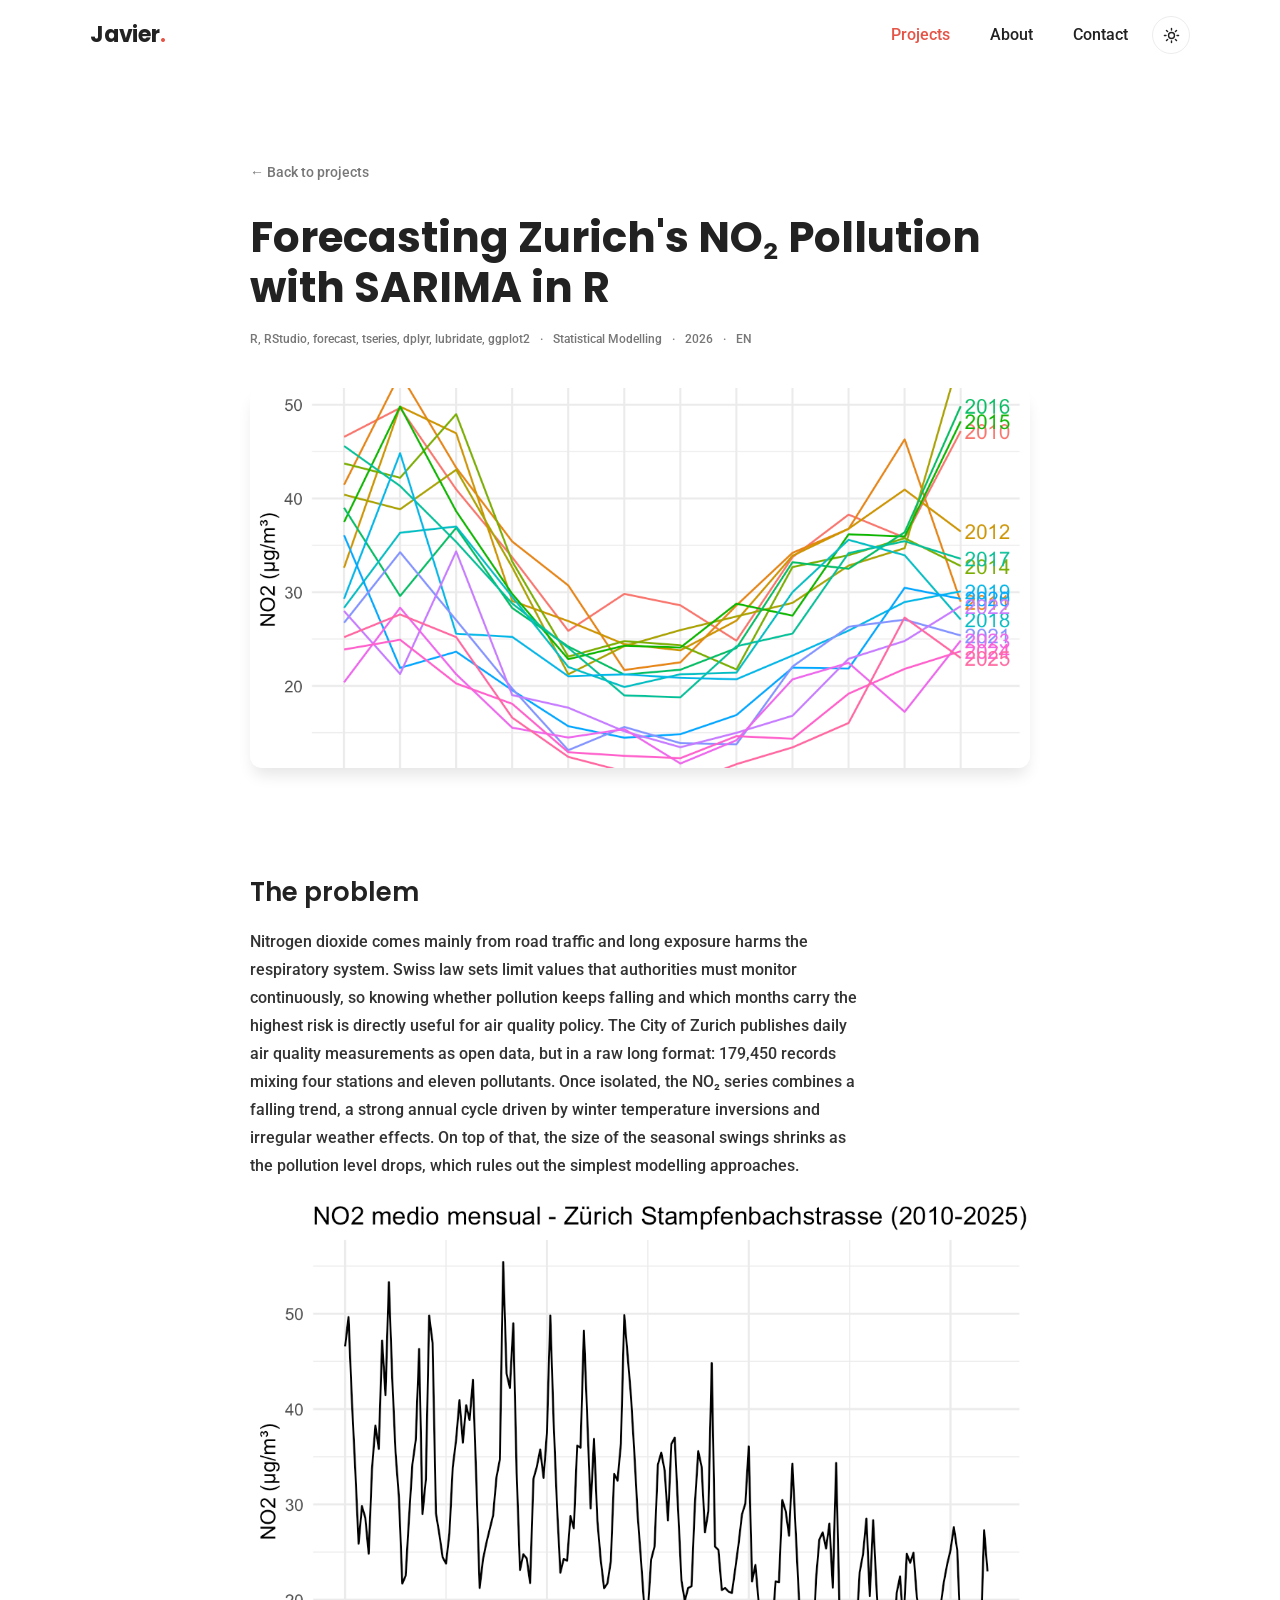
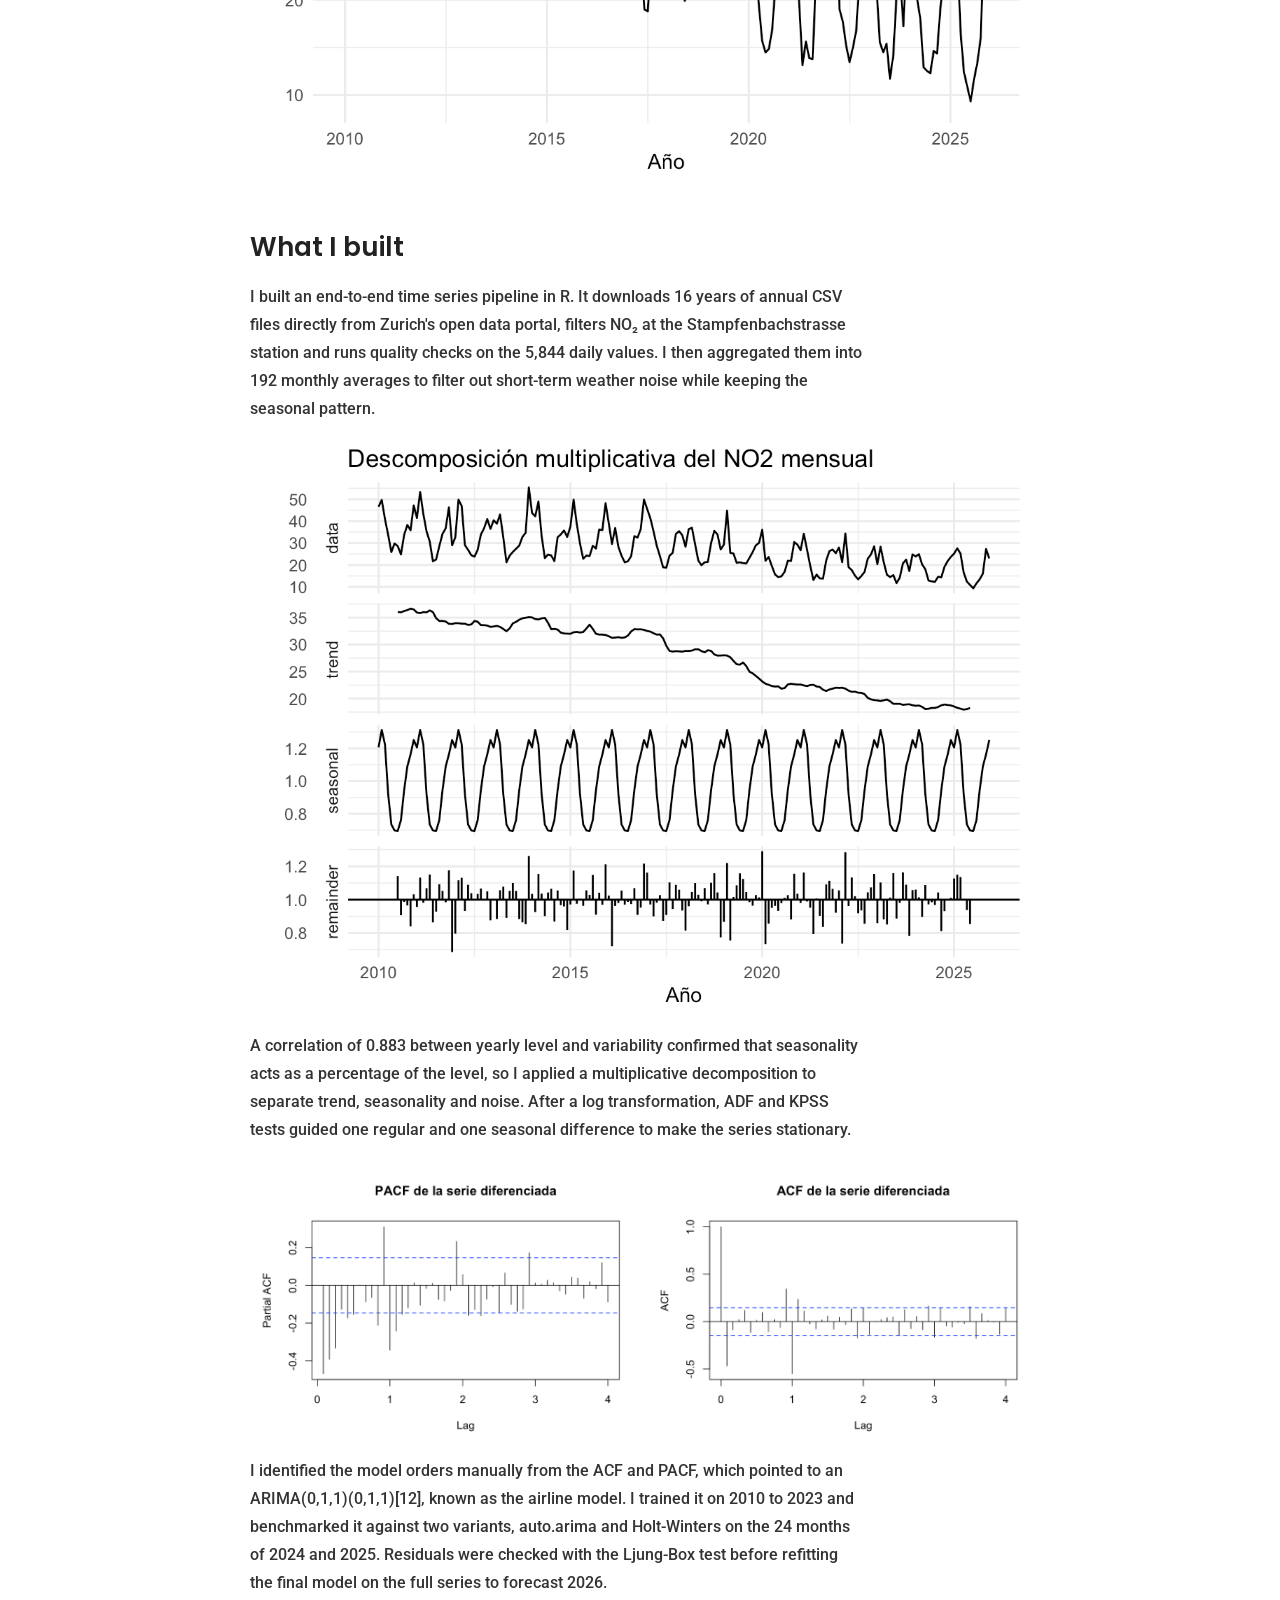
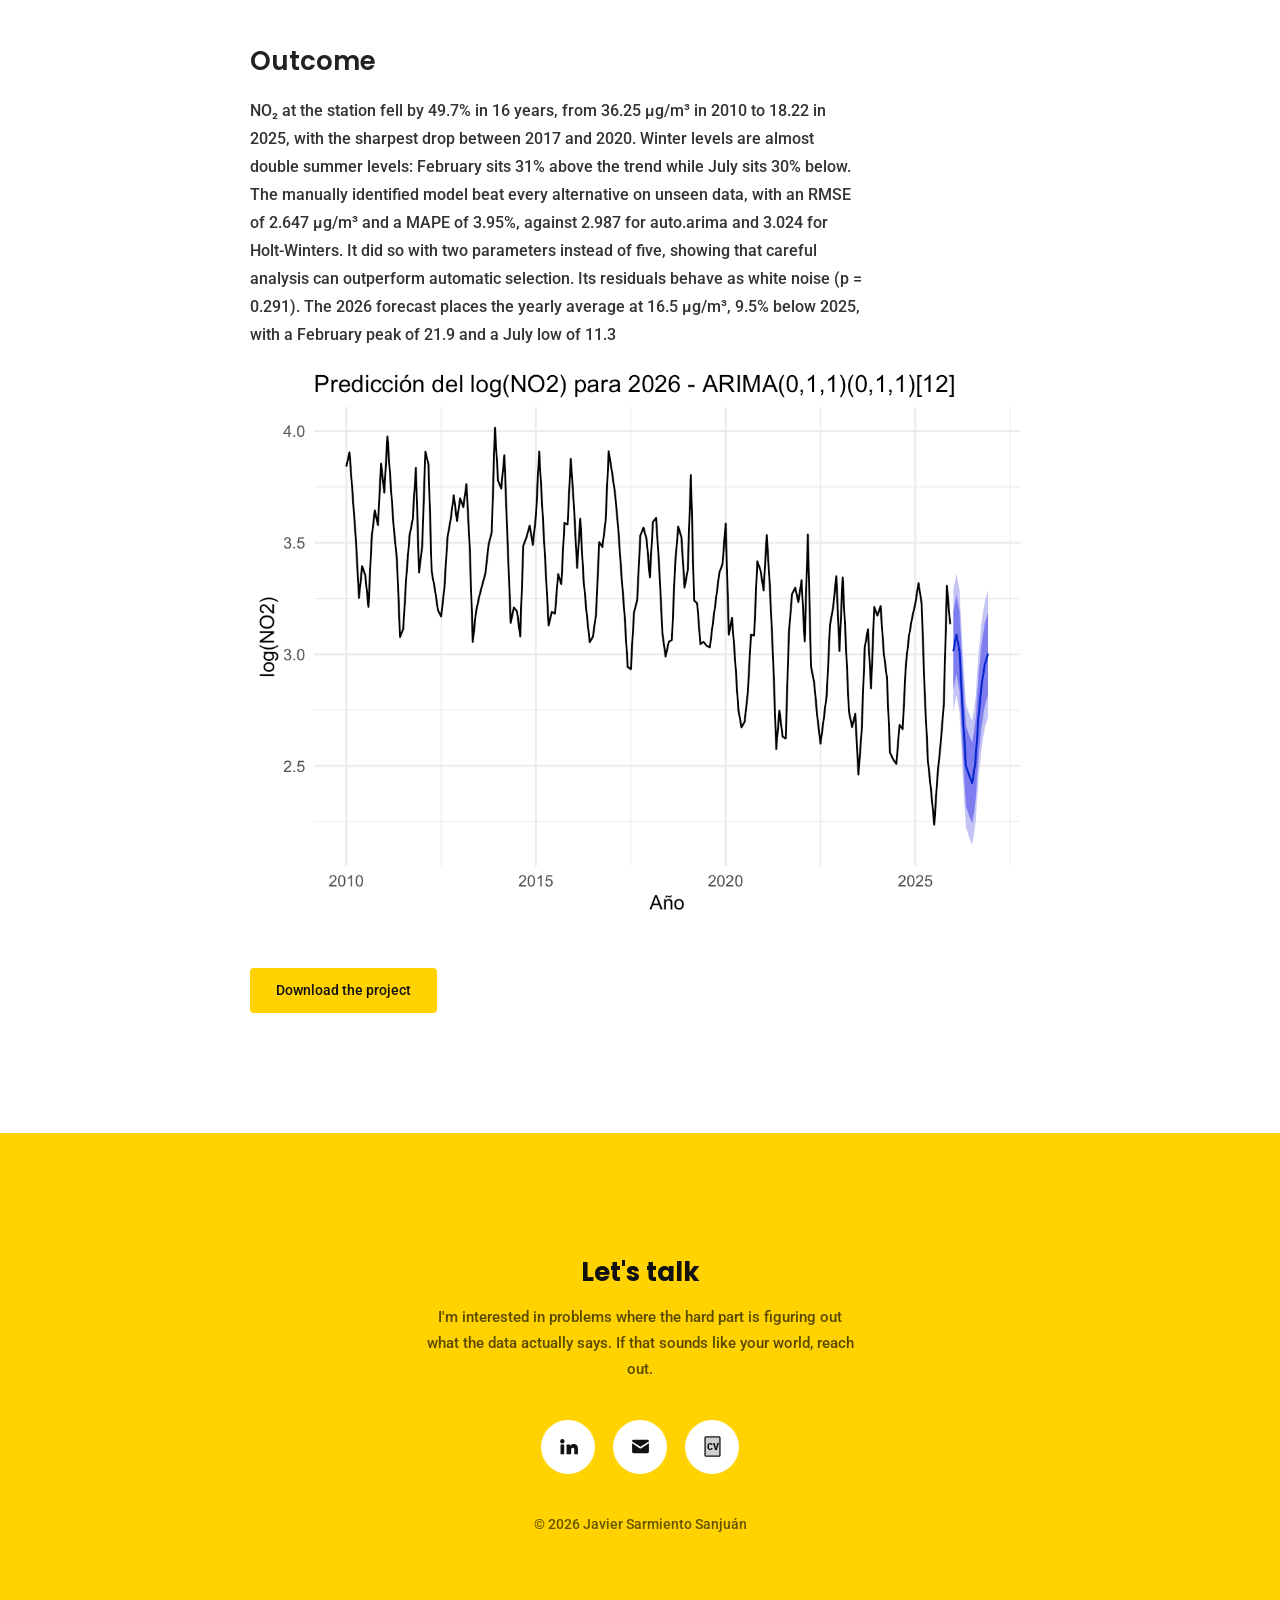
<file: proyectos/8Forecasting.html>
<!DOCTYPE html>
<html lang="en">

<head>
  <meta charset="utf-8">
  <meta name="viewport" content="width=device-width, initial-scale=1">
  <title>Forecasting Zurich's NO₂ Pollution with SARIMA in R</title>
  <meta name="description" content="An end-to-end Mask R-CNN implementation in PyTorch over COCO.">

  <script>
    (function () {
      try {
        var t = localStorage.getItem("theme");
        if (!t) {
          t = window.matchMedia("(prefers-color-scheme: dark)").matches ? "dark" : "light";
        }
        document.documentElement.dataset.theme = t;
      } catch (e) {
        document.documentElement.dataset.theme = "light";
      }
    })();
  </script>

  <link rel="preconnect" href="https://fonts.googleapis.com">
  <link rel="preconnect" href="https://fonts.gstatic.com" crossorigin>
  <link href="https://fonts.googleapis.com/css2?family=Poppins:wght@500;600;700&family=Roboto:wght@400;500;700&display=swap" rel="stylesheet">
  <link rel="stylesheet" href="../css/style.css">
</head>

<body>
  <header class="header_area">
    <div class="main_menu">
      <nav class="container navbar">
        <a class="navbar-brand" href="../index.html">Javier<span>.</span></a>

        <ul class="menu_nav">
          <li class="nav-item active"><a class="nav-link" href="../index.html#work">Projects</a></li>
          <li class="nav-item"><a class="nav-link" href="../index.html#abt-me">About</a></li>
          <li class="nav-item"><a class="nav-link" href="../index.html#contact-me">Contact</a></li>
        </ul>

        <div class="nav-actions">
          <button id="theme-toggle" class="theme-toggle" type="button" aria-label="Switch to dark mode">
            <svg class="icon-sun" viewBox="0 0 24 24" fill="none" stroke="currentColor" stroke-width="2" stroke-linecap="round" aria-hidden="true">
              <circle cx="12" cy="12" r="4.2"></circle>
              <path d="M12 2v2.2M12 19.8V22M2 12h2.2M19.8 12H22M4.9 4.9l1.6 1.6M17.5 17.5l1.6 1.6M19.1 4.9l-1.6 1.6M6.5 17.5l-1.6 1.6"></path>
            </svg>
            <svg class="icon-moon" viewBox="0 0 24 24" fill="none" stroke="currentColor" stroke-width="2" stroke-linejoin="round" aria-hidden="true">
              <path d="M20.5 14.6A8.6 8.6 0 0 1 9.4 3.5a8.6 8.6 0 1 0 11.1 11.1z"></path>
            </svg>
          </button>

          <button class="navbar-toggler" type="button" aria-label="Open menu" aria-expanded="false">
            <span class="icon-bar"></span>
            <span class="icon-bar"></span>
            <span class="icon-bar"></span>
          </button>
        </div>
      </nav>
    </div>
  </header>

  <section class="project_hero">
    <div class="container container--narrow">
      <a class="back_link" href="../index.html#work">&larr; Back to projects</a>
      <h1>Forecasting Zurich's NO₂ Pollution with SARIMA in R</h1>
      <ul class="project_tags"> <!--caracteristicas-->
        <li>R, RStudio, forecast, tseries, dplyr, lubridate, ggplot2</li>
        <li>Statistical Modelling</li>
        <li>2026</li>
        <li>EN</li>
      </ul>
      <div class="project_cover_lg">
        <img src="../img/forecastingPortada.png">
      </div>
    </div>
  </section>

  <section class="section_gap">
    <div class="container container--narrow project_content">
      <h2>The problem</h2>
      <p> 
        Nitrogen dioxide comes mainly from road traffic and long exposure harms the respiratory system. Swiss law sets limit values that authorities must monitor continuously, so knowing whether pollution keeps falling and which months carry the highest risk is directly useful for air quality policy.

The City of Zurich publishes daily air quality measurements as open data, but in a raw long format: 179,450 records mixing four stations and eleven pollutants. Once isolated, the NO₂ series combines a falling trend, a strong annual cycle driven by winter temperature inversions and irregular weather effects. On top of that, the size of the seasonal swings shrinks as the pollution level drops, which rules out the simplest modelling approaches.
      </p>
      <div >
        <img src="../img/forecasting1.png">
      </div>

      <h2>What I built</h2>
      <p>
        I built an end-to-end time series pipeline in R. It downloads 16 years of annual CSV files directly from Zurich's open data portal, filters NO₂ at the Stampfenbachstrasse station and runs quality checks on the 5,844 daily values. I then aggregated them into 192 monthly averages to filter out short-term weather noise while keeping the seasonal pattern.
      </p>
      <div >
        <img src="../img/forecasting2.png">
      </div>

      <p>
A correlation of 0.883 between yearly level and variability confirmed that seasonality acts as a percentage of the level, so I applied a multiplicative decomposition to separate trend, seasonality and noise. After a log transformation, ADF and KPSS tests guided one regular and one seasonal difference to make the series stationary.
      </p>
      <div >
        <img src="../img/forecasting3.png">
      </div>
      <p>
        I identified the model orders manually from the ACF and PACF, which pointed to an ARIMA(0,1,1)(0,1,1)[12], known as the airline model. I trained it on 2010 to 2023 and benchmarked it against two variants, auto.arima and Holt-Winters on the 24 months of 2024 and 2025. Residuals were checked with the Ljung-Box test before refitting the final model on the full series to forecast 2026.
      </p>

      <h2>Outcome</h2>
      <p>
        NO₂ at the station fell by 49.7% in 16 years, from 36.25 µg/m³ in 2010 to 18.22 in 2025, with the sharpest drop between 2017 and 2020. Winter levels are almost double summer levels: February sits 31% above the trend while July sits 30% below.

The manually identified model beat every alternative on unseen data, with an RMSE of 2.647 µg/m³ and a MAPE of 3.95%, against 2.987 for auto.arima and 3.024 for Holt-Winters. It did so with two parameters instead of five, showing that careful analysis can outperform automatic selection. Its residuals behave as white noise (p = 0.291).

The 2026 forecast places the yearly average at 16.5 µg/m³, 9.5% below 2025, with a February peak of 21.9 and a July low of 11.3
      </p>
      <div >
        <img src="../img/forecasting4.png">
      </div>

      <div class="project_links">
        <a class="btn" href="../proyectos/descargas/AG2_Sarmiento_Sanjuan_JavierEN.pdf" download>Download the project</a>
      </div>
    </div>
  </section>

  <footer class="section_gap footer_area" id="contact-me">
    <div class="container">
      <aside class="social_widget">
        <h4>Let's talk</h4>
        <p class="footer_lead">
          I'm interested in problems where the hard part is figuring out what
          the data actually says. If that sounds like your world, reach out.
        </p>

        <ul class="list">
          <li>
            <a href="https://www.linkedin.com/in/javier-sarmiento-sanju%C3%A1n-60483727b/" target="_blank" rel="noopener" aria-label="LinkedIn profile" title="LinkedIn">
              <svg viewBox="0 0 24 24" fill="currentColor" aria-hidden="true">
                <path d="M4.98 3.5a2.5 2.5 0 1 0 0 5 2.5 2.5 0 0 0 0-5z"></path>
                <path d="M2.9 9.75h4.2v11.1H2.9z"></path>
                <path d="M9.75 9.75h4.02v1.52h.06a4.42 4.42 0 0 1 3.96-2.05c4.23 0 5.01 2.66 5.01 6.12v5.51h-4.19v-4.89c0-1.17-.02-2.67-1.66-2.67-1.66 0-1.92 1.27-1.92 2.59v4.97H9.75z"></path>
              </svg>
            </a>
          </li>
          <li>
            <a href="mailto:javiersarmientosj@gmail.com" aria-label="Send me an email" title="Email">
              <svg viewBox="0 0 24 24" fill="currentColor" aria-hidden="true">
                <path d="M2.4 5.9c0-.9.7-1.6 1.6-1.6h16c.9 0 1.6.7 1.6 1.6v.3L12 12.3 2.4 6.2z"></path>
                <path d="M2.4 8.4v9.7c0 .9.7 1.6 1.6 1.6h16c.9 0 1.6-.7 1.6-1.6V8.4l-9.1 5.8a1 1 0 0 1-1.1 0z"></path>
              </svg>
            </a>
          </li>
          <li>
            <a href="../info/JavierSarmiento_CV_ch.pdf" download aria-label="Download my CV" title="Download CV">
              <svg viewBox="0 0 24 24" fill="currentColor" aria-hidden="true">
                <rect x="3.5" y="1" width="17" height="22" rx="1" fill="currentColor" opacity="0.2"></rect>
                <rect x="3.5" y="1" width="17" height="22" rx="1" fill="none" stroke="currentColor" stroke-width="1.5"></rect>
                <text x="12" y="13.5" font-size="10" font-weight="900" text-anchor="middle" dominant-baseline="middle" fill="currentColor">CV</text>
              </svg>
            </a>
          </li>
        </ul>
      </aside>

      <div class="copyright">
        <p>&copy; 2026 Javier Sarmiento Sanjuán</p>
      </div>
    </div>
  </footer>

  <script src="../js/main.js"></script>
</body>

</html>
</file>
<file: css/style.css>
/* =========================================================
   Portfolio — Javier Sarmiento
   Light and dark themes share the two brand accents:
     yellow #FFD200   (nav bar + contact section)
     coral  #E45447   (accents)
   ========================================================= */

:root {
  --yellow: #ffd200;
  --coral: #e45447;

  --bg: #ffffff;
  --surface: #f9f9ff;
  --card: #ffffff;
  --text: #333333;
  --heading: #222222;
  --muted: #777777;
  --border: #ededed;
  --shadow: rgba(0, 0, 0, 0.1);

  --nav-h: 70px;
}

html[data-theme="dark"] {
  --bg: #16161a;
  --surface: #1e1e24;
  --card: #22222a;
  --text: #d6d6dc;
  --heading: #f4f4f6;
  --muted: #9a9aa4;
  --border: #33333c;
  --shadow: rgba(0, 0, 0, 0.5);
}

/* ---------- Base ---------- */

*,
*::before,
*::after {
  box-sizing: border-box;
}

html {
  scroll-behavior: smooth;
  scroll-padding-top: var(--nav-h);
}

body {
  margin: 0;
  font-family: Roboto, -apple-system, "Segoe UI", sans-serif;
  font-size: 16px;
  font-weight: 500;
  line-height: 1.5;
  color: var(--text);
  background: var(--bg);
  -webkit-font-smoothing: antialiased;
  transition: background 0.3s ease, color 0.3s ease;
}

h1,
h2,
h3,
h4 {
  font-family: Poppins, Roboto, sans-serif;
  color: var(--heading);
  margin: 0;
}

img {
  max-width: 100%;
  display: block;
}

a {
  color: inherit;
  text-decoration: none;
}

:focus-visible {
  outline: 2px solid var(--coral);
  outline-offset: 3px;
}

.container {
  width: 100%;
  max-width: 1140px;
  margin: 0 auto;
  padding: 0 20px;
}

.container--narrow {
  max-width: 820px;
}

.section_gap {
  padding: 120px 0;
}

.gray-bg {
  background: var(--surface);
}

/* ---------- Section title ---------- */

.main-title {
  text-align: center;
  margin-bottom: 75px;
}

.main-title h1 {
  position: relative;
  font-size: 48px;
  font-weight: 700;
  line-height: 1.2;
  margin-bottom: 20px;
  padding-bottom: 15px;
}

.main-title h1::before {
  content: "";
  position: absolute;
  left: 50%;
  bottom: 0;
  width: 100px;
  height: 2px;
  margin-left: -50px;
  background: var(--coral);
}

.main-title h1::after {
  content: "";
  position: absolute;
  left: 50%;
  bottom: -4px;
  width: 10px;
  height: 10px;
  margin-left: -5px;
  border-radius: 50%;
  background: var(--coral);
}

.main-title p {
  max-width: 62ch;
  margin: 0 auto;
  font-size: 15px;
  line-height: 27px;
  color: var(--muted);
}

.main-title.text-left {
  text-align: left;
  margin-bottom: 30px;
}

.main-title.text-left h1::before {
  left: 0;
  margin-left: 0;
}

.main-title.text-left h1::after {
  left: 5px;
  margin-left: 0;
}

/* ---------- Header ---------- */

.header_area {
  position: absolute;
  top: 0;
  left: 0;
  width: 100%;
  z-index: 999;
  background: transparent;
}

.header_area .main_menu {
  transition: background 0.4s ease, box-shadow 0.4s ease;
}

.header_area.navbar_fixed .main_menu {
  position: fixed;
  top: 0;
  left: 0;
  right: 0;
  background: var(--yellow);
  box-shadow: 0 3px 16px rgba(0, 0, 0, 0.1);
}

.navbar {
  display: flex;
  align-items: center;
  flex-wrap: wrap;
  gap: 24px;
}

.navbar-brand {
  order: 1;
  font-family: Poppins, sans-serif;
  font-size: 22px;
  font-weight: 700;
  letter-spacing: -0.01em;
  line-height: var(--nav-h);
  color: var(--heading);
}

.navbar-brand span {
  color: var(--coral);
}

.menu_nav {
  order: 2;
  display: flex;
  align-items: center;
  gap: 40px;
  margin: 0 0 0 auto;
  padding: 0;
  list-style: none;
}

.menu_nav .nav-link {
  display: inline-block;
  font-size: 16px;
  font-weight: 500;
  line-height: var(--nav-h);
  color: var(--heading);
  transition: color 0.2s ease;
}

.menu_nav .nav-item.active .nav-link,
.menu_nav .nav-link:hover {
  color: var(--coral);
}

/* on the yellow bar every label goes near-black regardless of theme */
.header_area.navbar_fixed .navbar-brand,
.header_area.navbar_fixed .menu_nav .nav-link {
  color: #111;
}

.header_area.navbar_fixed .menu_nav .nav-item.active .nav-link,
.header_area.navbar_fixed .menu_nav .nav-link:hover {
  color: var(--coral);
}

.nav-actions {
  order: 3;
  display: flex;
  align-items: center;
  gap: 6px;
}

/* dark mode switch, top right */
.theme-toggle {
  display: inline-flex;
  align-items: center;
  justify-content: center;
  width: 38px;
  height: 38px;
  padding: 0;
  border: 1px solid var(--border);
  border-radius: 50%;
  background: transparent;
  color: var(--heading);
  cursor: pointer;
  transition: background 0.2s ease, border-color 0.2s ease;
}

.theme-toggle:hover {
  background: var(--surface);
}

.header_area.navbar_fixed .theme-toggle {
  color: #111;
  border-color: rgba(0, 0, 0, 0.25);
}

.header_area.navbar_fixed .theme-toggle:hover {
  background: rgba(0, 0, 0, 0.08);
}

.theme-toggle svg {
  width: 17px;
  height: 17px;
}

/* only one of the two icons shows at a time */
.theme-toggle .icon-moon {
  display: none;
}

html[data-theme="dark"] .theme-toggle .icon-moon {
  display: block;
}

html[data-theme="dark"] .theme-toggle .icon-sun {
  display: none;
}

.navbar-toggler {
  display: none;
  width: 40px;
  height: 38px;
  padding: 0;
  border: 0;
  background: transparent;
  cursor: pointer;
}

.navbar-toggler .icon-bar {
  display: block;
  width: 22px;
  height: 2px;
  margin: 5px auto;
  background: var(--heading);
}

.header_area.navbar_fixed .navbar-toggler .icon-bar {
  background: #111;
}

/* ---------- Project grid ---------- */

.projects_grid {
  display: grid;
  grid-template-columns: repeat(2, minmax(0, 1fr));
  gap: 20px 28px;
}

.project_card {
  display: block;
  margin-bottom: 40px;
}

.project_card .project_cover {
  overflow: hidden;
  border-radius: 12px 12px 0 0;
  box-shadow: 0 10px 15px -3px var(--shadow), 0 4px 6px -4px var(--shadow);
  transition: transform 0.25s ease;
}

.project_card .project_cover img {
  width: 100%;
  height: 300px;
  object-fit: cover;
}

.project_card:hover .project_cover,
.project_card:focus-visible .project_cover {
  transform: scale(1.03);
}

.project_body {
  padding: 22px 20px 0;
  text-align: center;
}

.project_body h3 {
  font-size: 22px;
  font-weight: 600;
  line-height: 1.3;
}

.project_card:hover .project_body h3,
.project_card:focus-visible .project_body h3 {
  text-decoration: underline dashed;
  text-underline-offset: 6px;
  text-decoration-thickness: 1px;
}

.project_body p {
  max-width: 46ch;
  margin: 10px auto 0;
  font-size: 15px;
  line-height: 26px;
  color: var(--muted);
}

.project_meta {
  margin-top: 10px;
  font-size: 12px;
  text-transform: uppercase;
  color: var(--coral);
}

/* ---------- About ---------- */

.about_inner {
  display: grid;
  grid-template-columns: 340px 1fr;
  gap: 70px;
  align-items: start;
}

.about-left img {
  max-width: 250px;
  border-radius: 8px;
}

.about-right p {
  margin: 0 0 20px;
  max-width: 62ch;
}

/* skill groups, tucked under the photo */
.about_skills {
  margin-top: 30px;
}

.skill_group {
  margin-bottom: 18px;
}

.skill_group h4 {
  margin-bottom: 8px;
  font-size: 11px;
  font-weight: 600;
  letter-spacing: 0.06em;
  color: var(--muted);
}

.skill_group ul {
  display: flex;
  flex-wrap: wrap;
  gap: 6px;
  margin: 0;
  padding: 0;
  list-style: none;
}

.skill_group li {
  padding: 4px 11px;
  font-size: 12px;
  line-height: 18px;
  color: var(--text);
  background: var(--card);
  border: 1px solid var(--border);
  border-radius: 999px;
}

/* ---------- Contact ---------- */

.footer_area {
  background: var(--yellow);
  text-align: center;
  color: #111;
}

.footer_area h4 {
  font-size: 26px;
  color: #111;
  margin-bottom: 12px;
}

.footer_lead {
  max-width: 48ch;
  margin: 0 auto 38px;
  font-size: 15px;
  line-height: 26px;
  color: rgba(0, 0, 0, 0.65);
}

.social_widget .list {
  display: flex;
  justify-content: center;
  flex-wrap: wrap;
  gap: 18px;
  list-style: none;
  margin: 0 0 40px;
  padding: 0;
}

.social_widget .list a {
  display: inline-flex;
  align-items: center;
  justify-content: center;
  width: 54px;
  height: 54px;
  border-radius: 50%;
  background: #fff;
  color: #111;
  transition: transform 0.2s ease, background 0.2s ease, color 0.2s ease;
}

.social_widget .list a:hover {
  background: var(--coral);
  color: #fff;
  transform: translateY(-3px);
}

.social_widget .list svg {
  width: 21px;
  height: 21px;
}

.copyright p {
  margin: 0;
  font-size: 14px;
  color: rgba(0, 0, 0, 0.6);
}

/* ---------- Project detail pages ---------- */

.project_hero {
  padding: 160px 0 0;
}

.project_hero h1 {
  font-size: 42px;
  font-weight: 700;
  line-height: 1.2;
  margin-bottom: 16px;
}

.project_tags {
  display: flex;
  flex-wrap: wrap;
  gap: 10px;
  margin: 0 0 40px;
  padding: 0;
  list-style: none;
  font-size: 12px;
  color: var(--muted);
}

.project_tags li::after {
  content: "\00b7";
  margin-left: 10px;
}

.project_tags li:last-child::after {
  content: "";
}

.project_cover_lg {
  margin-top: 40px;
  border-radius: 12px;
  overflow: hidden;
  box-shadow: 0 10px 15px -3px var(--shadow);
}

.project_cover_lg img {
  width: 100%;
  height: 380px;
  object-fit: cover;
}

.project_hero + .section_gap {
  padding-top: 60px;
}

.project_content h2 {
  font-size: 26px;
  font-weight: 600;
  margin: 45px 0 16px;
}

.project_content p,
.project_content li {
  max-width: 68ch;
  line-height: 28px;
}

.project_content ul {
  padding-left: 20px;
}

.project_content li {
  margin-bottom: 8px;
}

.project_links {
  display: flex;
  flex-wrap: wrap;
  gap: 14px;
  margin-top: 45px;
}

.btn {
  display: inline-block;
  padding: 12px 26px;
  font-size: 14px;
  border-radius: 4px;
  background: var(--yellow);
  color: #111;
  transition: background 0.25s ease, color 0.25s ease;
}

.btn:hover {
  background: var(--coral);
  color: #fff;
}

.btn--ghost {
  background: transparent;
  border: 1px solid var(--border);
  color: var(--text);
}

.back_link {
  display: inline-block;
  margin-bottom: 30px;
  font-size: 14px;
  color: var(--muted);
}

.back_link:hover {
  color: var(--coral);
}

/* ---------- Responsive ---------- */

@media (max-width: 991px) {
  .section_gap {
    padding: 80px 0;
  }

  .main-title {
    margin-bottom: 40px;
  }

  .main-title h1 {
    font-size: 36px;
    padding-bottom: 0;
  }

  .main-title h1::before,
  .main-title h1::after {
    display: none;
  }

  .about_inner {
    grid-template-columns: 1fr;
    gap: 35px;
  }

  .about-left img {
    max-width: 280px;
  }

  .navbar-toggler {
    display: block;
  }

  /* the bar is yellow from the start on small screens */
  .header_area .main_menu {
    background: var(--yellow);
  }

  .header_area .navbar-brand,
  .header_area .menu_nav .nav-link,
  .header_area .theme-toggle {
    color: #111;
  }

  .header_area .theme-toggle {
    border-color: rgba(0, 0, 0, 0.25);
  }

  .header_area .navbar-toggler .icon-bar {
    background: #111;
  }

  .nav-actions {
    order: 2;
    margin-left: auto;
  }

  .menu_nav {
    order: 3;
    display: none;
    flex-direction: column;
    align-items: flex-start;
    gap: 0;
    width: 100%;
    margin: 0;
    padding-bottom: 10px;
  }

  .menu_nav.open {
    display: flex;
  }

  .menu_nav .nav-item {
    width: 100%;
    border-top: 1px solid rgba(0, 0, 0, 0.1);
  }

  .menu_nav .nav-link {
    line-height: 44px;
  }

  .project_hero {
    padding-top: 130px;
  }
}

@media (max-width: 700px) {
  .projects_grid {
    grid-template-columns: 1fr;
  }

  .project_card .project_cover img {
    height: 240px;
  }

  .project_hero h1 {
    font-size: 30px;
  }

  .project_cover_lg img {
    height: 220px;
  }
}

@media (prefers-reduced-motion: reduce) {
  html {
    scroll-behavior: auto;
  }

  * {
    transition: none !important;
  }
}
</file>
